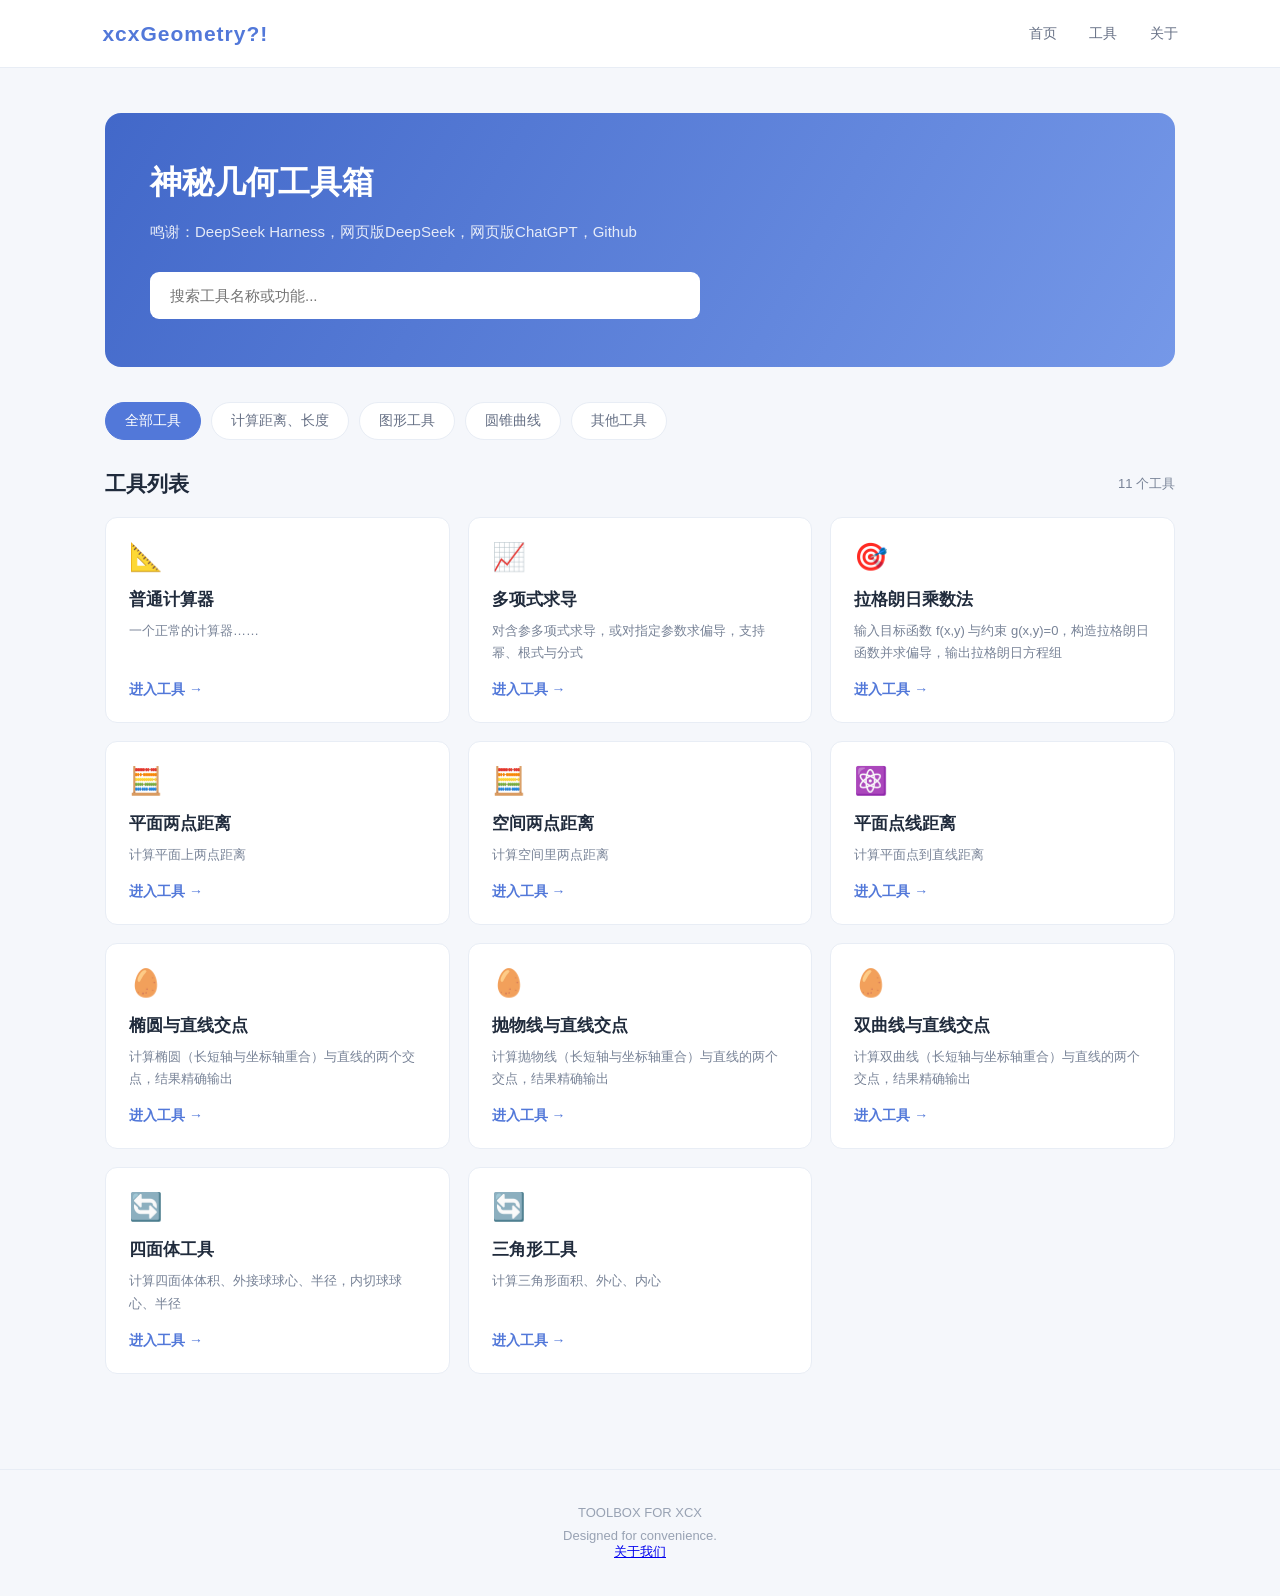
<file: index.html>
<!DOCTYPE html>
<html lang="zh-CN">
<head>
<meta charset="UTF-8">
<meta name="viewport" content="width=device-width, initial-scale=1.0">
<title>Toolbox for xcx</title>

<style>
    
* {
    box-sizing: border-box;
    margin: 0;
    padding: 0;
}

:root {
    --bg: #f5f7fb;
    --card: #ffffff;
    --text: #202b3c;
    --sub: #788397;
    --primary: #5278d9;
    --border: #e8edf5;
}

body {
    font-family: -apple-system, BlinkMacSystemFont,
    "Segoe UI", "Microsoft YaHei", sans-serif;
    background: var(--bg);
    color: var(--text);
}

/* 顶部导航 */

header {
    height: 68px;
    background: white;
    border-bottom: 1px solid var(--border);
    display: flex;
    align-items: center;
    justify-content: space-between;
    padding: 0 8%;
}

.logo {
    font-size: 21px;
    font-weight: 700;
    color: var(--primary);
    letter-spacing: 1px;
}

nav a {
    text-decoration: none;
    color: #667085;
    margin-left: 28px;
    font-size: 14px;
}

nav a:hover {
    color: var(--primary);
}

/* 主体 */

.container {
    max-width: 1120px;
    margin: auto;
    padding: 45px 25px;
}

/* 欢迎区域 */

.hero {
    background: linear-gradient(120deg, #4268c9, #7598e8);
    color: white;
    padding: 48px 45px;
    border-radius: 16px;
    margin-bottom: 35px;
}

.hero h1 {
    font-size: 32px;
    margin-bottom: 13px;
}

.hero p {
    font-size: 15px;
    opacity: .85;
    line-height: 1.8;
}

/* 搜索框 */

.search-box {
    margin-top: 27px;
    max-width: 550px;
}

.search-box input {
    width: 100%;
    padding: 15px 20px;
    border: none;
    border-radius: 9px;
    outline: none;
    font-size: 15px;
    background: white;
}

/* 分类导航 */

.categories {
    display: flex;
    flex-wrap: wrap;
    gap: 10px;
    margin-bottom: 30px;
}

.category {
    border: 1px solid var(--border);
    background: white;
    padding: 9px 19px;
    border-radius: 20px;
    cursor: pointer;
    color: #667085;
    font-size: 14px;
    transition: .2s;
}

.category:hover,
.category.active {
    background: var(--primary);
    color: white;
    border-color: var(--primary);
}

/* 标题 */

.section-title {
    display: flex;
    align-items: center;
    justify-content: space-between;
    margin-bottom: 19px;
}

.section-title h2 {
    font-size: 21px;
}

.section-title span {
    color: var(--sub);
    font-size: 13px;
}

/* 工具卡片 */

.tools-grid {
    display: grid;
    grid-template-columns: repeat(3, 1fr);
    gap: 18px;
}

.tool-card {
    background: var(--card);
    border: 1px solid var(--border);
    border-radius: 12px;
    padding: 23px;
    transition: .2s;
    display: flex;
    flex-direction: column;
    min-height: 175px;
}

.tool-card:hover {
    transform: translateY(-4px);
    box-shadow: 0 8px 25px rgba(40,60,100,.08);
    border-color: #b9c9ef;
}

.tool-icon {
    font-size: 27px;
    margin-bottom: 15px;
}

.tool-card h3 {
    font-size: 17px;
    margin-bottom: 9px;
}

.tool-card p {
    font-size: 13px;
    color: var(--sub);
    line-height: 1.7;
    flex: 1;
}

.tool-card a {
    display: inline-block;
    margin-top: 17px;
    color: var(--primary);
    text-decoration: none;
    font-size: 14px;
    font-weight: 600;
}

.tool-card a:hover {
    text-decoration: underline;
}

.empty {
    text-align: center;
    padding: 50px;
    color: var(--sub);
    display: none;
}

/* 页脚 */

footer {
    text-align: center;
    padding: 35px 15px;
    color: #98a2b3;
    font-size: 13px;
    margin-top: 50px;
    border-top: 1px solid var(--border);
}

/* 手机适配 */

@media (max-width: 750px) {
    header {
        padding: 0 5%;
    }

    .container {
        padding: 25px 17px;
    }

    .hero {
        padding: 35px 25px;
    }

    .hero h1 {
        font-size: 26px;
    }

    .tools-grid {
        grid-template-columns: repeat(2, 1fr);
        gap: 12px;
    }

    .tool-card {
        padding: 17px;
    }
}

@media (max-width: 430px) {
    .tools-grid {
        grid-template-columns: 1fr;
    }

    nav a {
        margin-left: 12px;
        font-size: 13px;
    }
}
</style>
</head>

<body>

<!-- 顶部导航 -->

<header>
    <div class="logo">xcxGeometry?!</div>
    <nav>
        <a href="index.html">首页</a>
        <a href="#tools">工具</a>
        <a href="#about">关于</a>
    </nav>
</header>

<main class="container">

    <!-- 欢迎区域 -->

    <section class="hero">
        <h1>神秘几何工具箱</h1>
        <p>
            鸣谢：DeepSeek Harness，网页版DeepSeek，网页版ChatGPT，Github
        </p>

        <div class="search-box">
            <input
                type="text"
                id="search"
                placeholder="搜索工具名称或功能..."
            >
        </div>
    </section>

    <!-- 分类 -->

    <div class="categories">
        <button class="category active" data-category="全部">全部工具</button>
        <button class="category" data-category="距离">计算距离、长度</button>
        <button class="category" data-category="图形">图形工具</button>
        <button class="category" data-category="圆锥曲线">圆锥曲线</button>
        <button class="category" data-category="其他">其他工具</button>
    </div>

    <!-- 工具列表 -->

    <section id="tools">

        <div class="section-title">
            <h2>工具列表</h2>
            <span id="count">0 个工具</span>
        </div>

        <div class="tools-grid" id="toolGrid"></div>

        <div class="empty" id="empty">
            没有找到相关工具
        </div>

    </section>

</main>

<footer id="about">
    <p>TOOLBOX FOR XCX</p>
    <p style="margin-top:8px">
        Designed for convenience.
    </p>
    <p><a href = "https://novacyclone.github.io/NovacyclonePersonalGateway/">关于我们</a></p>
</footer>

<script>

// ==================================
// 工具配置区：在这里添加或修改工具
// ==================================

const tools = [

    {
        name: "普通计算器",
        icon: "📐",
        category: "其他",
        description: "一个正常的计算器……",
        url: "monomial.html"
    },

    {
        name: "多项式求导",
        icon: "📈",
        category: "其他",
        description: "对含参多项式求导，或对指定参数求偏导，支持幂、根式与分式",
        url: "derivative.html"
    },

    {
        name: "拉格朗日乘数法",
        icon: "🎯",
        category: "其他",
        description: "输入目标函数 f(x,y) 与约束 g(x,y)=0，构造拉格朗日函数并求偏导，输出拉格朗日方程组",
        url: "lagrange.html"
    },

    {
        name: "平面两点距离",
        icon: "🧮",
        category: "距离",
        description: "计算平面上两点距离",
        url: "distance2.html"
    },

    {
        name: "空间两点距离",
        icon: "🧮",
        category: "距离",
        description: "计算空间里两点距离",
        url: "distance3.html"
    },

    {
        name: "平面点线距离",
        icon: "⚛️",
        category: "距离",
        description: "计算平面点到直线距离",
        url: "linedistance2.html"
    },

    {
        name: "椭圆与直线交点",
        icon: "🥚",
        category: "圆锥曲线",
        description: "计算椭圆（长短轴与坐标轴重合）与直线的两个交点，结果精确输出",
        url: "ellipseline.html"
    },

    {
        name: "抛物线与直线交点",
        icon: "🥚",
        category: "圆锥曲线",
        description: "计算抛物线（长短轴与坐标轴重合）与直线的两个交点，结果精确输出",
        url: "paraline.html"
    },

    {
        name: "双曲线与直线交点",
        icon: "🥚",
        category: "圆锥曲线",
        description: "计算双曲线（长短轴与坐标轴重合）与直线的两个交点，结果精确输出",
        url: "hyperline.html"
    },

    {
        name: "四面体工具",
        icon: "🔄",
        category: "图形",
        description: "计算四面体体积、外接球球心、半径，内切球球心、半径",
        url: "tetrahedron.html"
    },
    

    {
        name: "三角形工具",
        icon: "🔄",
        category: "图形",
        description: "计算三角形面积、外心、内心",
        url: "triangle.html"
    }

];

// ==================================
// 页面渲染
// ==================================

const grid = document.getElementById("toolGrid");
const search = document.getElementById("search");
const count = document.getElementById("count");
const empty = document.getElementById("empty");

let currentCategory = "全部";

function renderTools() {

    const keyword = search.value.trim().toLowerCase();

    const filtered = tools.filter(tool => {

        const matchCategory =
            currentCategory === "全部" ||
            tool.category === currentCategory;

        const matchSearch =
            tool.name.toLowerCase().includes(keyword) ||
            tool.description.toLowerCase().includes(keyword) ||
            tool.category.toLowerCase().includes(keyword);

        return matchCategory && matchSearch;

    });

    grid.innerHTML = filtered.map(tool => `

        <div class="tool-card">

            <div class="tool-icon">${tool.icon}</div>

            <h3>${tool.name}</h3>

            <p>${tool.description}</p>

            <a href="${tool.url}">
                进入工具 →
            </a>

        </div>

    `).join("");

    count.textContent = filtered.length + " 个工具";

    empty.style.display =
        filtered.length === 0 ? "block" : "none";
}

// 搜索

search.addEventListener("input", renderTools);

// 分类切换

document.querySelectorAll(".category").forEach(button => {

    button.addEventListener("click", () => {

        document.querySelector(".category.active")
            .classList.remove("active");

        button.classList.add("active");

        currentCategory = button.dataset.category;

        renderTools();

    });

});

// 初始化

renderTools();

</script>

</body>
</html>
</file>
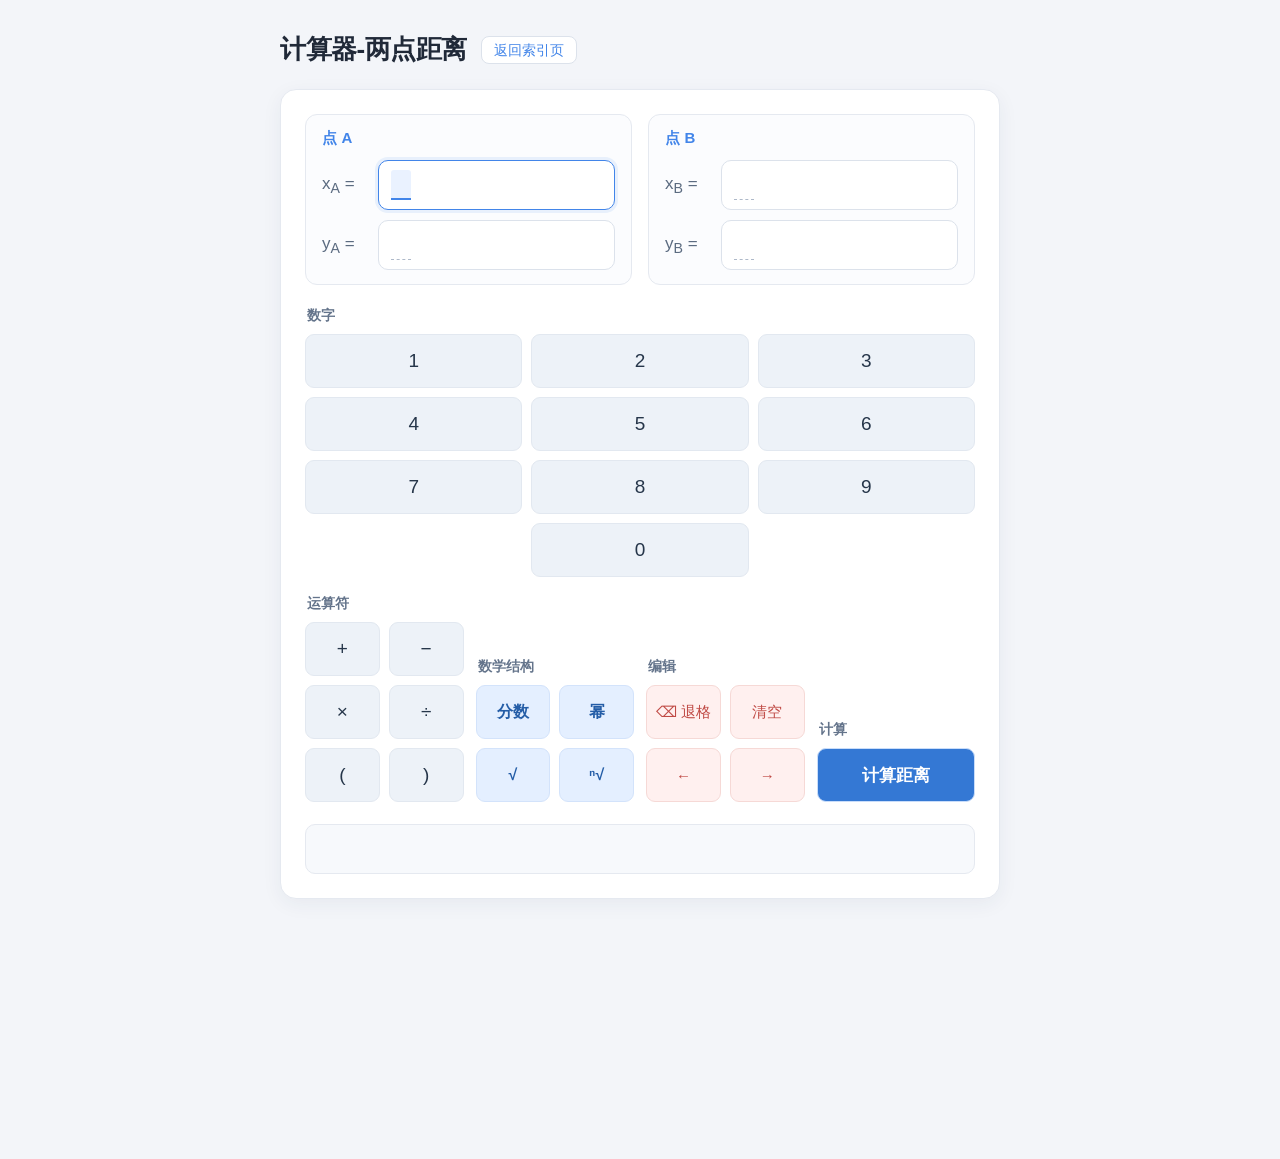
<file: distance2.html>
<!DOCTYPE html>
<html>
<head>
  <title>两点距离计算器</title>
  <link rel="stylesheet" href="./document/keypad.css">
  <style>
    * { box-sizing: border-box; }

    body {
      font-family: -apple-system, BlinkMacSystemFont, "Segoe UI", Arial, sans-serif;
      max-width: 760px; margin: 0 auto; padding: 32px 20px 260px;
      background: #f3f5f9; color: #202938;
    }

    .page-header { display: flex; align-items: center; gap: 14px; margin: 0 0 22px; }
    .page-header h1 { font-size: 26px; font-weight: 650; margin: 0; letter-spacing: -0.5px; }

    .back-link {
      display: inline-flex; align-items: center; gap: 4px;
      padding: 6px 12px; font-size: 14px; line-height: 1;
      color: #4285e9; background: #ffffff; border: 1px solid #dce2eb;
      border-radius: 8px; text-decoration: none; white-space: nowrap;
      transition: background 0.2s, border-color 0.2s, transform 0.1s;
    }
    .back-link:hover { background: #eaf2ff; border-color: #4285e9; }
    .back-link:active { transform: translateY(1px); }

    #calculator {
      background: #ffffff; padding: 24px; border-radius: 16px;
      border: 1px solid #e5e9f0; box-shadow: 0 5px 20px rgba(30, 50, 80, 0.06);
    }

    /* ---------- 坐标输入区 ---------- */
    .points {
      display: grid; grid-template-columns: 1fr 1fr; gap: 16px;
    }
    .point-card {
      border: 1px solid #e5e9f0; border-radius: 12px;
      padding: 14px 16px; background: #fbfcfe;
    }
    .point-name {
      font-size: 15px; font-weight: 650; color: #4285e9;
      margin-bottom: 12px; letter-spacing: 0.2px;
    }
    .coord-line { display: flex; align-items: center; gap: 10px; }
    .coord-line + .coord-line { margin-top: 10px; }
    .coord-label {
      font-size: 17px; color: #5b6b80; min-width: 46px;
      white-space: nowrap; flex: 0 0 auto;
    }

    /* ---------- 公式编辑器 ---------- */
    .formula-editor {
      min-height: 100px; padding: 18px; background: #fbfcfe;
      border: 1.5px solid #dce2eb; border-radius: 10px;
      font-size: 24px; display: flex; align-items: center; flex-wrap: wrap;
      gap: 4px; overflow-x: auto; transition: border-color 0.2s, box-shadow 0.2s;
    }
    .formula-editor:focus-within {
      border-color: #4285e9; box-shadow: 0 0 0 3px rgba(66, 133, 233, 0.10);
    }
    .formula-editor.mini {
      flex: 1 1 auto; min-width: 0;
      min-height: 50px; padding: 7px 12px; font-size: 21px;
      background: #ffffff;
    }

    .slot {
      min-width: 20px; min-height: 30px; display: inline-block; outline: none;
      border-bottom: 1px dashed #aeb9c9; padding: 0 4px;
      vertical-align: middle; line-height: 28px; white-space: nowrap;
    }
    .slot:focus { background: #eaf2ff; border-bottom: 2px solid #4285e9; border-radius: 3px 3px 0 0; }

    .formula-node { display: inline-flex; align-items: center; vertical-align: middle; flex: 0 0 auto; }

    .fraction {
      display: inline-grid; grid-template-columns: minmax(24px, max-content);
      grid-template-rows: auto 2px auto; align-items: center; justify-items: stretch;
      vertical-align: middle; margin: 2px 4px; min-width: 30px; width: max-content; flex: 0 0 auto;
    }
    .fraction .numerator-wrap, .fraction .denominator-wrap {
      display: inline-flex; align-items: center; justify-content: center;
      gap: 2px; min-width: 24px; min-height: 28px; white-space: nowrap;
    }
    .fraction .numerator, .fraction .denominator {
      display: inline-block; min-width: 24px; min-height: 28px;
      padding: 2px 6px; text-align: center; line-height: 26px;
      white-space: nowrap; border-bottom: none;
    }
    .fraction .bar { display: block; width: 100%; min-width: 24px; height: 1.5px; background: #26364a; }

    .sqrt, .root { display: inline-flex; align-items: center; vertical-align: middle; flex: 0 0 auto; }
    .sqrt-symbol { font-size: 1.15em; line-height: 1; }
    .sqrt > .radicand, .root > .radicand {
      display: inline-block; min-width: 24px; padding: 2px 5px 0;
      white-space: nowrap; border-top: 1.5px solid currentColor; border-radius: 0 4px 0 0;
    }
    .root > .root-index { margin-right: 1px; font-size: 0.7em; line-height: 1; }

    /* ---------- 结果区 ---------- */
    #result {
      margin-top: 22px; padding: 16px; min-height: 50px; background: #f7f9fc;
      border: 1px solid #e5e9f0; border-radius: 10px;
      font-size: 24px; overflow-x: auto;
      display: flex; align-items: center; flex-wrap: wrap; gap: 4px;
    }
    .result-label { font-size: 18px; color: #5b6b80; margin-right: 4px; }
    .result-hint { font-size: 14px; color: #9aa7b8; margin-left: 10px; }

    .power { display: inline-flex; align-items: baseline; flex: 0 0 auto; }
    .render-power { display: inline-flex; align-items: baseline; flex: 0 0 auto; }
    .render-exp { font-size: 0.7em; }
    .render-fraction {
      display: inline-grid; grid-template-columns: minmax(24px, max-content);
      grid-template-rows: auto 2px auto; align-items: center; justify-items: stretch;
      vertical-align: middle; margin: 2px 4px; width: max-content;
    }
    .render-num, .render-den {
      display: block; min-width: 24px; text-align: center;
      padding: 2px 6px; line-height: 1.4; white-space: nowrap;
    }
    .render-bar { display: block; width: 100%; height: 1.5px; background: currentColor; }
    .render-sqrt, .render-root { display: inline-flex; align-items: center; vertical-align: middle; flex: 0 0 auto; }
    .render-radicand {
      display: inline-block; min-width: 20px; border-top: 1.5px solid currentColor;
      border-radius: 0 4px 0 0; padding: 2px 5px 0; white-space: nowrap;
    }
    .render-index { font-size: 0.7em; line-height: 1; margin-right: 1px; }

    @media (max-width: 560px) {
      .points { grid-template-columns: 1fr; }
    }
  </style>
</head>
<body>
  <div class="page-header">
    <h1>计算器-两点距离</h1>
    <a href="index.html" class="back-link">返回索引页</a>
  </div>

  <div id="calculator">
    <div class="points">
      <div class="point-card">
        <div class="point-name">点 A</div>
        <div class="coord-line">
          <span class="coord-label">x<sub>A</sub> =</span>
          <div class="formula-editor mini" data-editor="ax">
            <span class="slot" contenteditable="true"></span>
          </div>
        </div>
        <div class="coord-line">
          <span class="coord-label">y<sub>A</sub> =</span>
          <div class="formula-editor mini" data-editor="ay">
            <span class="slot" contenteditable="true"></span>
          </div>
        </div>
      </div>

      <div class="point-card">
        <div class="point-name">点 B</div>
        <div class="coord-line">
          <span class="coord-label">x<sub>B</sub> =</span>
          <div class="formula-editor mini" data-editor="bx">
            <span class="slot" contenteditable="true"></span>
          </div>
        </div>
        <div class="coord-line">
          <span class="coord-label">y<sub>B</sub> =</span>
          <div class="formula-editor mini" data-editor="by">
            <span class="slot" contenteditable="true"></span>
          </div>
        </div>
      </div>
    </div>

    <div id="keypad" class="keypad">
      <div class="key-group">
        <div class="key-title">数字</div>
        <div class="key-grid number-grid">
          <span class="btn" data-key="1">1</span>
          <span class="btn" data-key="2">2</span>
          <span class="btn" data-key="3">3</span>
          <span class="btn" data-key="4">4</span>
          <span class="btn" data-key="5">5</span>
          <span class="btn" data-key="6">6</span>
          <span class="btn" data-key="7">7</span>
          <span class="btn" data-key="8">8</span>
          <span class="btn" data-key="9">9</span>
          <span class="btn zero-key" data-key="0">0</span>
        </div>
      </div>
      <div class="control-row">
        <div class="key-group">
          <div class="key-title">运算符</div>
          <div class="key-grid operator-grid">
            <span class="btn" data-key="+">+</span>
            <span class="btn" data-key="-">−</span>
            <span class="btn" data-key="*">×</span>
            <span class="btn" data-key="/">÷</span>
            <span class="btn" data-key="(">(</span>
            <span class="btn" data-key=")">)</span>
          </div>
        </div>
        <div class="key-group">
          <div class="key-title">数学结构</div>
          <div class="key-grid structure-grid">
            <span class="btn" data-action="frac">分数</span>
            <span class="btn" data-action="pow">幂</span>
            <span class="btn" data-action="sqrt">√</span>
            <span class="btn" data-action="root">ⁿ√</span>
          </div>
        </div>
        <div class="key-group">
          <div class="key-title">编辑</div>
          <div class="key-grid edit-grid">
            <span class="btn" data-action="backspace">⌫ 退格</span>
            <span class="btn" data-action="clear">清空</span>
            <span class="btn cursor-btn" data-action="cursor-left">←</span>
            <span class="btn cursor-btn" data-action="cursor-right">→</span>
          </div>
        </div>
        <div class="key-group simplify-group">
          <div class="key-title">计算</div>
          <button id="simplify-btn">计算距离</button>
        </div>
      </div>
    </div>

    <div id="result"></div>
  </div>

  <script src="./document/monomial.js"></script>
  <script>
    // ==================== 公式编辑器逻辑 ====================
    let currentSlot = null;
    let savedRange = null;

    // 找到某个节点所属的编辑框
    function editorOf(node) {
      if (!node) return null;
      const el = (node.nodeType === Node.ELEMENT_NODE) ? node : node.parentElement;
      return el ? el.closest('.formula-editor') : null;
    }

    function saveEditorSelection() {
      const sel = window.getSelection();
      if (!sel || sel.rangeCount === 0) return;
      const range = sel.getRangeAt(0);
      if (editorOf(range.commonAncestorContainer)) {
        savedRange = range.cloneRange();
      }
    }

    function getActiveSlot() {
      const ae = document.activeElement;
      if (ae && ae.classList && ae.classList.contains('slot') && document.contains(ae)) {
        currentSlot = ae;
        return currentSlot;
      }
      if (currentSlot && document.contains(currentSlot)) return currentSlot;
      currentSlot = document.querySelector('.formula-editor .slot');
      return currentSlot;
    }

    function placeCaret(el, atEnd) {
      if (!el) return;
      el.focus();
      const range = document.createRange();
      range.selectNodeContents(el);
      range.collapse(!atEnd);
      const sel = window.getSelection();
      sel.removeAllRanges();
      sel.addRange(range);
      currentSlot = el;
      savedRange = range.cloneRange();
    }

    function placeCaretAtEnd(el) { placeCaret(el, true); }
    function placeCaretAtStart(el) { placeCaret(el, false); }

    function isCaretAtStart(slot) {
      const sel = window.getSelection();
      if (!sel || sel.rangeCount === 0 || !sel.isCollapsed) return false;
      const r = sel.getRangeAt(0);
      if (!slot.contains(r.startContainer)) return false;
      const probe = document.createRange();
      probe.selectNodeContents(slot);
      try { probe.setEnd(r.startContainer, r.startOffset); }
      catch (err) { return false; }
      return probe.toString().length === 0;
    }

    function isCaretAtEnd(slot) {
      const sel = window.getSelection();
      if (!sel || sel.rangeCount === 0 || !sel.isCollapsed) return false;
      const r = sel.getRangeAt(0);
      if (!slot.contains(r.startContainer)) return false;
      const probe = document.createRange();
      probe.selectNodeContents(slot);
      try { probe.setStart(r.startContainer, r.startOffset); }
      catch (err) { return false; }
      return probe.toString().length === 0;
    }

    function setSlotText(slot, text) {
      if (!slot) return;
      slot.focus();
      const sel = window.getSelection();
      let range = savedRange ? savedRange.cloneRange() : null;
      const isInsideSlot = range &&
        (range.startContainer === slot || slot.contains(range.startContainer)) &&
        (range.endContainer === slot || slot.contains(range.endContainer));
      if (!isInsideSlot) {
        range = document.createRange();
        range.selectNodeContents(slot);
        range.collapse(false);
      }
      range.deleteContents();
      const node = document.createTextNode(text);
      range.insertNode(node);
      range.setStartAfter(node);
      range.collapse(true);
      sel.removeAllRanges();
      sel.addRange(range);
      savedRange = range.cloneRange();
      currentSlot = slot;
    }

    // ==================== 工具函数 ====================
    function createSlot() {
      const s = document.createElement('span');
      s.className = 'slot';
      s.contentEditable = 'true';
      return s;
    }

    // ==================== 焦点跟踪 ====================
    document.addEventListener('focusin', (e) => {
      if (e.target.classList && e.target.classList.contains('slot')) {
        currentSlot = e.target;
      }
    });

    // 点击编辑框空白处，聚焦到第一个槽位
    document.querySelectorAll('.formula-editor').forEach((ed) => {
      ed.addEventListener('click', (e) => {
        if (e.target === ed) {
          const firstSlot = ed.querySelector('.slot');
          if (firstSlot) placeCaretAtEnd(firstSlot);
        }
      });
    });

    document.getElementById('keypad').addEventListener('mousedown', (e) => {
      const btn = e.target.closest('.btn');
      if (!btn) return;
      saveEditorSelection();
      e.preventDefault();
    });

    document.getElementById('keypad').addEventListener('click', (e) => {
      const btn = e.target.closest('.btn');
      if (!btn) return;
      if (btn.dataset.key !== undefined) {
        insertText(btn.dataset.key);
      } else if (btn.dataset.action === 'frac') {
        insertFraction();
      } else if (btn.dataset.action === 'pow') {
        insertPower();
      } else if (btn.dataset.action === 'sqrt') {
        insertSqrt();
      } else if (btn.dataset.action === 'root') {
        insertRoot();
      } else if (btn.dataset.action === 'backspace') {
        backspace();
      } else if (btn.dataset.action === 'clear') {
        clearEditor();
      } else if (btn.dataset.action === 'cursor-left') {
        moveCaret('left');
      } else if (btn.dataset.action === 'cursor-right') {
        moveCaret('right');
      }
    });

    // ==================== 输入文本 ====================
    function insertText(text) {
      const slot = getActiveSlot();
      if (!slot) return;
      setSlotText(slot, text);
    }

    // ==================== 数学结构插入（通用） ====================
    function insertStructure(opts) {
      const slot = getActiveSlot();
      if (!slot) return;

      const wrapper = document.createElement('span');
      wrapper.className = 'formula-node';
      wrapper.contentEditable = 'false';
      wrapper.innerHTML = opts.html;

      const focusSlot = wrapper.querySelector(opts.focusSelector);

      const afterSlot = createSlot();
      slot.parentNode.insertBefore(wrapper, slot.nextSibling);
      slot.parentNode.insertBefore(afterSlot, wrapper.nextSibling);

      placeCaretAtEnd(focusSlot);
    }

    function insertFraction() {
      insertStructure({
        html: `
          <span class="fraction">
            <span class="numerator-wrap"><span class="slot numerator" contenteditable="true"></span></span>
            <span class="bar"></span>
            <span class="denominator-wrap"><span class="slot denominator" contenteditable="true"></span></span>
          </span>
        `,
        focusSelector: '.numerator'
      });
    }

    function insertPower() {
      insertStructure({
        html: `
          <span class="power">
            <span class="slot base" contenteditable="true"></span>
            <sup class="slot exponent" contenteditable="true"></sup>
          </span>
        `,
        focusSelector: '.exponent'
      });
    }

    function insertSqrt() {
      insertStructure({
        html: `
          <span class="sqrt">
            <span class="sqrt-symbol">√</span>
            <span class="slot radicand" contenteditable="true"></span>
          </span>
        `,
        focusSelector: '.radicand'
      });
    }

    function insertRoot() {
      insertStructure({
        html: `
          <span class="root">
            <sup class="slot root-index" contenteditable="true"></sup>
            <span class="sqrt-symbol">√</span>
            <span class="slot radicand" contenteditable="true"></span>
          </span>
        `,
        focusSelector: '.root-index'
      });
    }

    // ==================== 退格 ====================
    function slotIsEmpty(slot) {
      return slot.textContent.trim() === '' && !slot.querySelector('.formula-node');
    }

    function removeStructure(wrapper) {
      const parent = wrapper.parentNode;
      const next = wrapper.nextElementSibling;
      wrapper.remove();
      if (next && next.classList && next.classList.contains('slot')) {
        placeCaretAtStart(next);
      } else if (parent && parent.classList && parent.classList.contains('slot')) {
        placeCaretAtEnd(parent);
      } else if (parent && parent.querySelector) {
        const s = parent.querySelector('.slot');
        if (s) placeCaretAtEnd(s);
      }
      saveEditorSelection();
    }

    function backspace() {
      const slot = getActiveSlot();
      if (!slot) return;
      slot.focus();

      if (slotIsEmpty(slot)) {
        const wrapper = slot.closest('.formula-node');
        if (wrapper) {
          removeStructure(wrapper);
          return;
        }
        return;
      }

      const sel = window.getSelection();
      if (!sel || sel.rangeCount === 0) {
        placeCaretAtEnd(slot);
      }
      document.execCommand('delete');
      saveEditorSelection();
    }

    // 只清空当前所在的那个编辑框
    function clearEditor() {
      const slot = getActiveSlot();
      const editor = slot ? slot.closest('.formula-editor') : null;
      if (!editor) return;
      editor.innerHTML = '<span class="slot" contenteditable="true"></span>';
      currentSlot = editor.querySelector('.slot');
      placeCaretAtEnd(currentSlot);
    }

    // ==================== 隐式乘法判定 ====================
    function isStructureNode(node) {
      if (!node || node.nodeType !== Node.ELEMENT_NODE) return false;
      const cls = node.classList;
      if (cls.contains('fraction') || cls.contains('sqrt') ||
          cls.contains('root') || cls.contains('power')) return true;
      if (cls.contains('formula-node')) {
        return Array.from(node.children).some(c => isStructureNode(c));
      }
      return false;
    }

    function shouldInsertMul(leftText, rightText, leftIsStruct, rightIsStruct) {
      if (!leftText || !rightText) return false;
      const leftLast = leftText[leftText.length - 1];
      const rightFirst = rightText[0];
      const isDigit = c => c >= '0' && c <= '9';
      const isLetter = c => /[a-zA-Z]/.test(c);

      const leftOk = leftIsStruct || isDigit(leftLast) || isLetter(leftLast) || leftLast === ')';
      if (!leftOk) return false;

      const rightOk = rightIsStruct || isDigit(rightFirst) || isLetter(rightFirst) ||
                      rightFirst === '(' || rightFirst === '√';
      if (!rightOk) return false;

      if (!leftIsStruct && !rightIsStruct && isDigit(leftLast) && isDigit(rightFirst)) {
        return false;
      }

      return true;
    }

    // ==================== 导出公式（带隐式乘法） ====================
    function exportFormula(node) {
      if (!node) return '';
      if (node.nodeType === Node.TEXT_NODE) {
        return node.textContent;
      }
      if (node.nodeType !== Node.ELEMENT_NODE) {
        return '';
      }
      if (node.classList.contains('slot')) {
        return exportChildrenWithMul(node.childNodes).trim();
      }
      if (node.classList.contains('fraction')) {
        const children = Array.from(node.children);
        const barIndex = children.findIndex(child => child.classList.contains('bar'));
        if (barIndex === -1) return '';
        const num = exportChildrenWithMul(children.slice(0, barIndex));
        const den = exportChildrenWithMul(children.slice(barIndex + 1));
        return Monomial.formatFraction(num, den);
      }
      if (node.classList.contains('power')) {
        const children = Array.from(node.children);
        const expNode = children.find(child => child.classList.contains('exponent'));
        const baseNodes = children.filter(child => child !== expNode);
        const base = exportChildrenWithMul(baseNodes);
        const exp = exportFormula(expNode);
        return Monomial.formatPower(base, exp);
      }
      if (node.classList.contains('sqrt')) {
        const children = Array.from(node.children);
        const radicandNodes = children.filter(child => !child.classList.contains('sqrt-symbol'));
        const radicand = exportChildrenWithMul(radicandNodes);
        return Monomial.formatSqrt(radicand);
      }
      if (node.classList.contains('root')) {
        const children = Array.from(node.children);
        const symbolIndex = children.findIndex(child => child.classList.contains('sqrt-symbol'));
        if (symbolIndex === -1) return '';
        const index = exportChildrenWithMul(children.slice(0, symbolIndex));
        const radicand = exportChildrenWithMul(children.slice(symbolIndex + 1));
        return Monomial.formatRoot(index, radicand);
      }
      return exportChildrenWithMul(node.childNodes);
    }

    function exportChildrenWithMul(nodes) {
      let result = '';
      let prevIsStruct = false;
      for (const child of nodes) {
        const text = exportFormula(child);
        if (!text) continue;
        const curIsStruct = isStructureNode(child);
        if (result && shouldInsertMul(result, text, prevIsStruct, curIsStruct)) {
          result += '*';
        }
        result += text;
        prevIsStruct = curIsStruct;
      }
      return result;
    }

    // ==================== 输出公式渲染 ====================
    function renderFormula(expr) {
      expr = (expr || '').trim();
      if (!expr) return document.createTextNode('');

      const addSub = Monomial.splitTopLevel(expr, ['+', '-']);
      if (addSub.length > 1) {
        const frag = document.createDocumentFragment();
        for (const part of addSub) {
          if (part.op === '+') frag.appendChild(document.createTextNode(' + '));
          else if (part.op === '-') frag.appendChild(document.createTextNode(' − '));
          frag.appendChild(renderFormula(part.value));
        }
        return frag;
      }

      if (expr.startsWith('-')) {
        const frag = document.createDocumentFragment();
        frag.appendChild(document.createTextNode('−'));
        frag.appendChild(renderFormula(expr.substring(1).trim()));
        return frag;
      }

      const ast = Monomial.parseValueString(expr);

      switch (ast.type) {
        case 'fraction': {
          if (ast.denominator === '1') return renderFormula(ast.numerator);
          const frac = document.createElement('span');
          frac.className = 'render-fraction';
          const num = document.createElement('span');
          num.className = 'render-num';
          num.appendChild(renderFormula(ast.numerator));
          const bar = document.createElement('span');
          bar.className = 'render-bar';
          const den = document.createElement('span');
          den.className = 'render-den';
          den.appendChild(renderFormula(ast.denominator));
          frac.appendChild(num);
          frac.appendChild(bar);
          frac.appendChild(den);
          return frac;
        }
        case 'power': {
          const power = document.createElement('span');
          power.className = 'render-power';
          const base = document.createElement('span');
          base.className = 'render-base';
          base.appendChild(renderFormula(ast.base));
          const exp = document.createElement('sup');
          exp.className = 'render-exp';
          exp.appendChild(renderFormula(ast.exponent));
          power.appendChild(base);
          power.appendChild(exp);
          return power;
        }
        case 'radical': {
          const wrap = document.createElement('span');
          wrap.className = 'render-root';
          if (ast.coef === -1) {
            wrap.appendChild(document.createTextNode('-'));
          } else if (ast.coef !== 1) {
            const coefSpan = document.createElement('span');
            coefSpan.textContent = ast.coef;
            wrap.appendChild(coefSpan);
          }
          if (ast.index !== 2) {
            const idx = document.createElement('sup');
            idx.className = 'render-index';
            idx.textContent = ast.index;
            wrap.appendChild(idx);
          }
          wrap.appendChild(document.createTextNode('√'));
          const rad = document.createElement('span');
          rad.className = 'render-radicand';
          rad.appendChild(renderFormula(ast.radicand));
          wrap.appendChild(rad);
          return wrap;
        }
        case 'sqrt': {
          const sqrt = document.createElement('span');
          sqrt.className = 'render-sqrt';
          sqrt.appendChild(document.createTextNode('√'));
          const radicand = document.createElement('span');
          radicand.className = 'render-radicand';
          radicand.appendChild(renderFormula(ast.radicand));
          sqrt.appendChild(radicand);
          return sqrt;
        }
        case 'root': {
          const root = document.createElement('span');
          root.className = 'render-root';
          const index = document.createElement('sup');
          index.className = 'render-index';
          index.appendChild(renderFormula(ast.index));
          root.appendChild(index);
          root.appendChild(document.createTextNode('√'));
          const radicand = document.createElement('span');
          radicand.className = 'render-radicand';
          radicand.appendChild(renderFormula(ast.radicand));
          root.appendChild(radicand);
          return root;
        }
        default:
          return document.createTextNode(ast.value);
      }
    }

    function safeRender(expr) {
      try {
        return renderFormula(expr);
      } catch (err) {
        console.error(err);
        const span = document.createElement('span');
        span.textContent = expr;
        return span;
      }
    }

    // ==================== 读取四个输入框 ====================
    function getEditor(name) {
      return document.querySelector('.formula-editor[data-editor="' + name + '"]');
    }

    function readCoord(name) {
      const ed = getEditor(name);
      if (!ed) return '';
      return exportFormula(ed).trim();
    }

    // 把一段表达式化简成规范字符串；空输入按 0 处理
    function normalizeExpr(expr) {
      const s = (expr || '').trim();
      if (!s) return '0';
      try {
        const r = Monomial.simplifyExpression(s);
        const rs = (r === undefined || r === null) ? '' : String(r).trim();
        return rs || s;
      } catch (err) {
        console.warn('坐标化简失败，按原样使用：', s, err);
        return s;
      }
    }

    // ==================== 计算两点距离 ====================
    function computeDistance() {
      const ax = normalizeExpr(readCoord('ax'));
      const ay = normalizeExpr(readCoord('ay'));
      const bx = normalizeExpr(readCoord('bx'));
      const by = normalizeExpr(readCoord('by'));

      // |AB| = √( (xB-xA)² + (yB-yA)² )
      // 关键修改：不再使用 ^2，而是用显式乘法 d*d。
      // 因为 monomial.js 中的幂运算实现未走自身的乘法逻辑，直接写 ^2 会报错；
      // 用 d*d 可以正确触发 monomial 的乘法与合并同类项流程。
      const dx = `(${bx})-(${ax})`;
      const dy = `(${by})-(${ay})`;
      const radicand = `(${dx})*(${dx})+(${dy})*(${dy})`;

      let resultStr;
      try {
        // 1. 先化简被开方数（两个平方和）
        const sumStr = Monomial.simplifyExpression(radicand);
        // 2. 套上根号
        const sqrtExpr = Monomial.formatSqrt(sumStr);
        // 3. 再化简根式（能开出来的部分开出来）
        resultStr = Monomial.simplifyExpression(sqrtExpr);
        if (!resultStr) resultStr = sqrtExpr;
      } catch (err) {
        console.error(err);
        resultStr = '错误：' + err.message;
      }

      const resultDiv = document.getElementById('result');
      resultDiv.innerHTML = '';

      const label = document.createElement('span');
      label.className = 'result-label';
      label.textContent = '|AB| =';
      resultDiv.appendChild(label);

      resultDiv.appendChild(safeRender(resultStr));
    }

    // ==================== 键盘导航 ====================
    function getAllSlots() {
      const slot = getActiveSlot();
      const editor = slot ? slot.closest('.formula-editor') : null;
      if (!editor) return [];
      return Array.from(editor.querySelectorAll('.slot')).filter(s => s.isContentEditable);
    }

    document.addEventListener('keydown', (e) => {
      if (e.ctrlKey || e.metaKey || e.altKey) return;

      const ae = document.activeElement;
      if (!ae || !ae.classList || !ae.classList.contains('slot')) return;

      const key = e.key;
      if (key !== 'ArrowLeft' && key !== 'ArrowRight' && key !== 'Home' && key !== 'End') return;

      const slot = ae;
      const slots = getAllSlots();
      const idx = slots.indexOf(slot);
      if (idx === -1) return;

      if (key === 'ArrowLeft' && isCaretAtStart(slot)) {
        if (idx > 0) {
          e.preventDefault();
          placeCaretAtEnd(slots[idx - 1]);
        }
      } else if (key === 'ArrowRight' && isCaretAtEnd(slot)) {
        if (idx < slots.length - 1) {
          e.preventDefault();
          placeCaretAtStart(slots[idx + 1]);
        }
      } else if (key === 'Home') {
        e.preventDefault();
        placeCaretAtStart(slots[0]);
      } else if (key === 'End') {
        e.preventDefault();
        placeCaretAtEnd(slots[slots.length - 1]);
      }
    });

    // ==================== 光标移动 ====================
    function moveCaret(direction) {
      const slot = getActiveSlot();
      if (!slot) return;

      slot.focus();

      const sel = window.getSelection();
      if (!sel || sel.rangeCount === 0) {
        placeCaretAtEnd(slot);
        return;
      }

      const slots = getAllSlots();
      const idx = slots.indexOf(slot);

      if (direction === 'left' && isCaretAtStart(slot)) {
        if (idx > 0) placeCaretAtEnd(slots[idx - 1]);
        return;
      }
      if (direction === 'right' && isCaretAtEnd(slot)) {
        if (idx !== -1 && idx < slots.length - 1) placeCaretAtStart(slots[idx + 1]);
        return;
      }

      if (typeof sel.modify === 'function') {
        sel.modify('move', direction === 'left' ? 'backward' : 'forward', 'character');
      } else {
        if (direction === 'left') placeCaretAtStart(slot);
        else placeCaretAtEnd(slot);
      }
      saveEditorSelection();
    }

    // ==================== 初始化 ====================
    window.onload = function () {
      currentSlot = document.querySelector('.formula-editor .slot');
      if (currentSlot) currentSlot.focus();
    };

    document.getElementById('simplify-btn').addEventListener('click', computeDistance);
  </script>
</body>
</html>
</file>
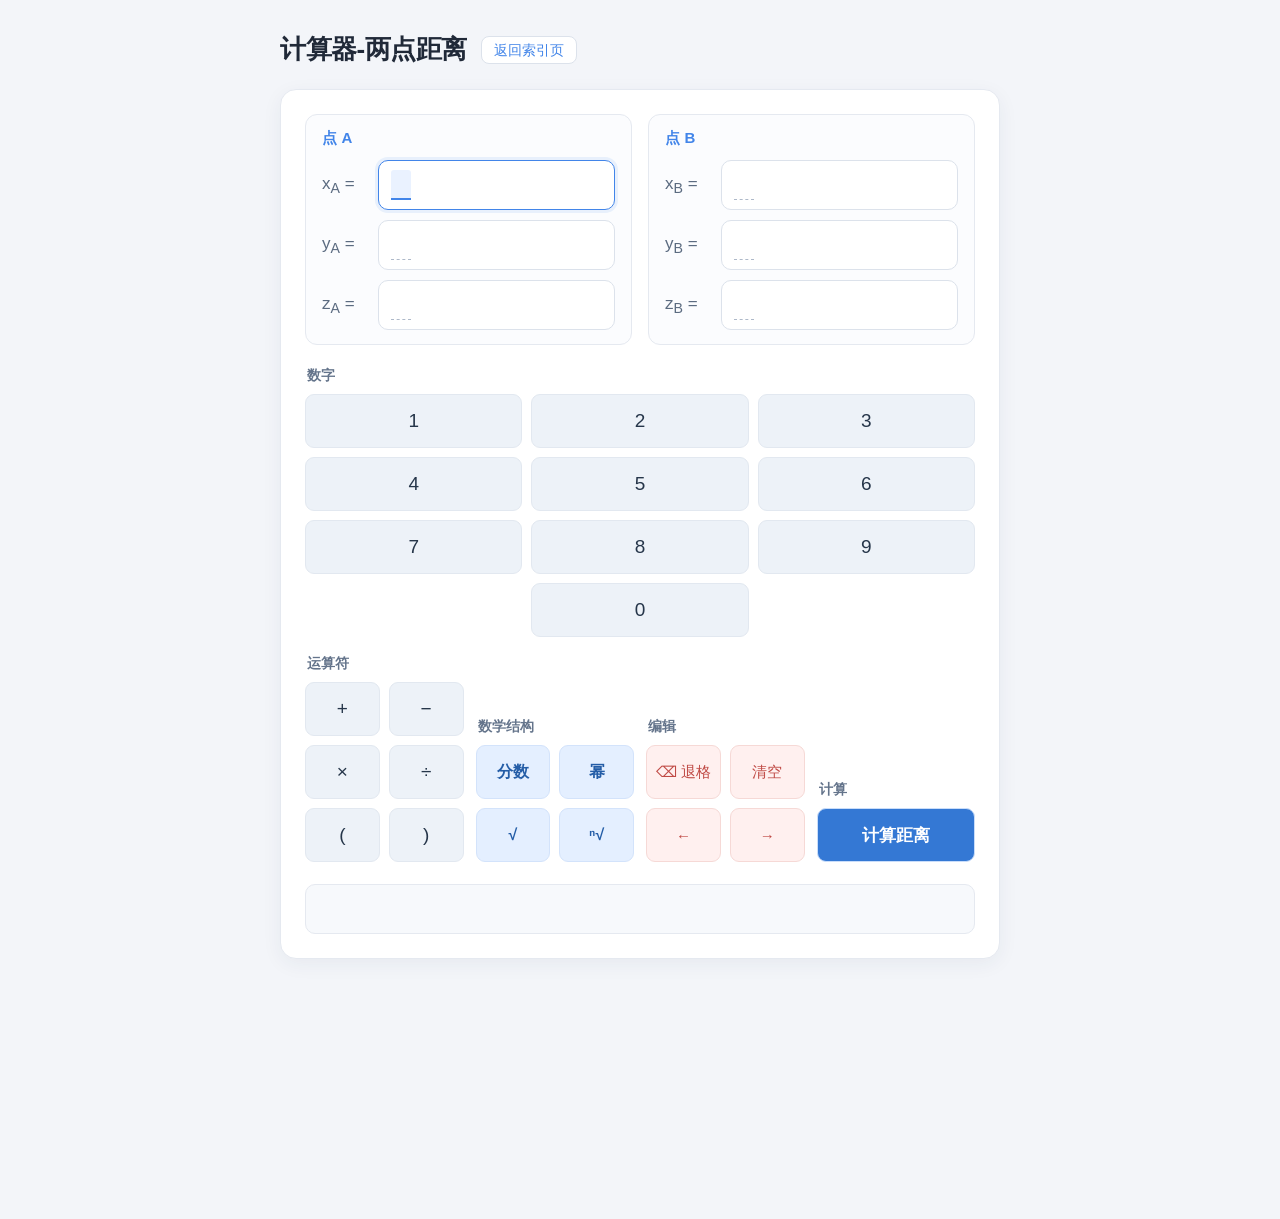
<file: distance3.html>
<!DOCTYPE html>
<html>
<head>
  <title>两点距离计算器</title>
  <link rel="stylesheet" href="./document/keypad.css">
  <style>
    * { box-sizing: border-box; }

    body {
      font-family: -apple-system, BlinkMacSystemFont, "Segoe UI", Arial, sans-serif;
      max-width: 760px; margin: 0 auto; padding: 32px 20px 260px;
      background: #f3f5f9; color: #202938;
    }

    .page-header { display: flex; align-items: center; gap: 14px; margin: 0 0 22px; }
    .page-header h1 { font-size: 26px; font-weight: 650; margin: 0; letter-spacing: -0.5px; }

    .back-link {
      display: inline-flex; align-items: center; gap: 4px;
      padding: 6px 12px; font-size: 14px; line-height: 1;
      color: #4285e9; background: #ffffff; border: 1px solid #dce2eb;
      border-radius: 8px; text-decoration: none; white-space: nowrap;
      transition: background 0.2s, border-color 0.2s, transform 0.1s;
    }
    .back-link:hover { background: #eaf2ff; border-color: #4285e9; }
    .back-link:active { transform: translateY(1px); }

    #calculator {
      background: #ffffff; padding: 24px; border-radius: 16px;
      border: 1px solid #e5e9f0; box-shadow: 0 5px 20px rgba(30, 50, 80, 0.06);
    }

    /* ---------- 坐标输入区 ---------- */
    .points {
      display: grid; grid-template-columns: 1fr 1fr; gap: 16px;
    }
    .point-card {
      border: 1px solid #e5e9f0; border-radius: 12px;
      padding: 14px 16px; background: #fbfcfe;
    }
    .point-name {
      font-size: 15px; font-weight: 650; color: #4285e9;
      margin-bottom: 12px; letter-spacing: 0.2px;
    }
    .coord-line { display: flex; align-items: center; gap: 10px; }
    .coord-line + .coord-line { margin-top: 10px; }
    .coord-label {
      font-size: 17px; color: #5b6b80; min-width: 46px;
      white-space: nowrap; flex: 0 0 auto;
    }

    /* ---------- 公式编辑器 ---------- */
    .formula-editor {
      min-height: 100px; padding: 18px; background: #fbfcfe;
      border: 1.5px solid #dce2eb; border-radius: 10px;
      font-size: 24px; display: flex; align-items: center; flex-wrap: wrap;
      gap: 4px; overflow-x: auto; transition: border-color 0.2s, box-shadow 0.2s;
    }
    .formula-editor:focus-within {
      border-color: #4285e9; box-shadow: 0 0 0 3px rgba(66, 133, 233, 0.10);
    }
    .formula-editor.mini {
      flex: 1 1 auto; min-width: 0;
      min-height: 50px; padding: 7px 12px; font-size: 21px;
      background: #ffffff;
    }

    .slot {
      min-width: 20px; min-height: 30px; display: inline-block; outline: none;
      border-bottom: 1px dashed #aeb9c9; padding: 0 4px;
      vertical-align: middle; line-height: 28px; white-space: nowrap;
    }
    .slot:focus { background: #eaf2ff; border-bottom: 2px solid #4285e9; border-radius: 3px 3px 0 0; }

    .formula-node { display: inline-flex; align-items: center; vertical-align: middle; flex: 0 0 auto; }

    .fraction {
      display: inline-grid; grid-template-columns: minmax(24px, max-content);
      grid-template-rows: auto 2px auto; align-items: center; justify-items: stretch;
      vertical-align: middle; margin: 2px 4px; min-width: 30px; width: max-content; flex: 0 0 auto;
    }
    .fraction .numerator-wrap, .fraction .denominator-wrap {
      display: inline-flex; align-items: center; justify-content: center;
      gap: 2px; min-width: 24px; min-height: 28px; white-space: nowrap;
    }
    .fraction .numerator, .fraction .denominator {
      display: inline-block; min-width: 24px; min-height: 28px;
      padding: 2px 6px; text-align: center; line-height: 26px;
      white-space: nowrap; border-bottom: none;
    }
    .fraction .bar { display: block; width: 100%; min-width: 24px; height: 1.5px; background: #26364a; }

    .sqrt, .root { display: inline-flex; align-items: center; vertical-align: middle; flex: 0 0 auto; }
    .sqrt-symbol { font-size: 1.15em; line-height: 1; }
    .sqrt > .radicand, .root > .radicand {
      display: inline-block; min-width: 24px; padding: 2px 5px 0;
      white-space: nowrap; border-top: 1.5px solid currentColor; border-radius: 0 4px 0 0;
    }
    .root > .root-index { margin-right: 1px; font-size: 0.7em; line-height: 1; }

    /* ---------- 结果区 ---------- */
    #result {
      margin-top: 22px; padding: 16px; min-height: 50px; background: #f7f9fc;
      border: 1px solid #e5e9f0; border-radius: 10px;
      font-size: 24px; overflow-x: auto;
      display: flex; align-items: center; flex-wrap: wrap; gap: 4px;
    }
    .result-label { font-size: 18px; color: #5b6b80; margin-right: 4px; }
    .result-hint { font-size: 14px; color: #9aa7b8; margin-left: 10px; }

    .power { display: inline-flex; align-items: baseline; flex: 0 0 auto; }
    .render-power { display: inline-flex; align-items: baseline; flex: 0 0 auto; }
    .render-exp { font-size: 0.7em; }
    .render-fraction {
      display: inline-grid; grid-template-columns: minmax(24px, max-content);
      grid-template-rows: auto 2px auto; align-items: center; justify-items: stretch;
      vertical-align: middle; margin: 2px 4px; width: max-content;
    }
    .render-num, .render-den {
      display: block; min-width: 24px; text-align: center;
      padding: 2px 6px; line-height: 1.4; white-space: nowrap;
    }
    .render-bar { display: block; width: 100%; height: 1.5px; background: currentColor; }
    .render-sqrt, .render-root { display: inline-flex; align-items: center; vertical-align: middle; flex: 0 0 auto; }
    .render-radicand {
      display: inline-block; min-width: 20px; border-top: 1.5px solid currentColor;
      border-radius: 0 4px 0 0; padding: 2px 5px 0; white-space: nowrap;
    }
    .render-index { font-size: 0.7em; line-height: 1; margin-right: 1px; }

    @media (max-width: 560px) {
      .points { grid-template-columns: 1fr; }
    }
  </style>
</head>
<body>
  <div class="page-header">
    <h1>计算器-两点距离</h1>
    <a href="index.html" class="back-link">返回索引页</a>
  </div>

  <div id="calculator">
    <div class="points">
      <div class="point-card">
        <div class="point-name">点 A</div>
        <div class="coord-line">
          <span class="coord-label">x<sub>A</sub> =</span>
          <div class="formula-editor mini" data-editor="ax">
            <span class="slot" contenteditable="true"></span>
          </div>
        </div>
        <div class="coord-line">
          <span class="coord-label">y<sub>A</sub> =</span>
          <div class="formula-editor mini" data-editor="ay">
            <span class="slot" contenteditable="true"></span>
          </div>
        </div>
        <div class="coord-line">
          <span class="coord-label">z<sub>A</sub> =</span>
          <div class="formula-editor mini" data-editor="az">
            <span class="slot" contenteditable="true"></span>
          </div>
        </div>
      </div>

      <div class="point-card">
        <div class="point-name">点 B</div>
        <div class="coord-line">
          <span class="coord-label">x<sub>B</sub> =</span>
          <div class="formula-editor mini" data-editor="bx">
            <span class="slot" contenteditable="true"></span>
          </div>
        </div>
        <div class="coord-line">
          <span class="coord-label">y<sub>B</sub> =</span>
          <div class="formula-editor mini" data-editor="by">
            <span class="slot" contenteditable="true"></span>
          </div>
        </div>
        <div class="coord-line">
          <span class="coord-label">z<sub>B</sub> =</span>
          <div class="formula-editor mini" data-editor="bz">
            <span class="slot" contenteditable="true"></span>
          </div>
        </div>
      </div>
    </div>

    <div id="keypad" class="keypad">
      <div class="key-group">
        <div class="key-title">数字</div>
        <div class="key-grid number-grid">
          <span class="btn" data-key="1">1</span>
          <span class="btn" data-key="2">2</span>
          <span class="btn" data-key="3">3</span>
          <span class="btn" data-key="4">4</span>
          <span class="btn" data-key="5">5</span>
          <span class="btn" data-key="6">6</span>
          <span class="btn" data-key="7">7</span>
          <span class="btn" data-key="8">8</span>
          <span class="btn" data-key="9">9</span>
          <span class="btn zero-key" data-key="0">0</span>
        </div>
      </div>
      <div class="control-row">
        <div class="key-group">
          <div class="key-title">运算符</div>
          <div class="key-grid operator-grid">
            <span class="btn" data-key="+">+</span>
            <span class="btn" data-key="-">−</span>
            <span class="btn" data-key="*">×</span>
            <span class="btn" data-key="/">÷</span>
            <span class="btn" data-key="(">(</span>
            <span class="btn" data-key=")">)</span>
          </div>
        </div>
        <div class="key-group">
          <div class="key-title">数学结构</div>
          <div class="key-grid structure-grid">
            <span class="btn" data-action="frac">分数</span>
            <span class="btn" data-action="pow">幂</span>
            <span class="btn" data-action="sqrt">√</span>
            <span class="btn" data-action="root">ⁿ√</span>
          </div>
        </div>
        <div class="key-group">
          <div class="key-title">编辑</div>
          <div class="key-grid edit-grid">
            <span class="btn" data-action="backspace">⌫ 退格</span>
            <span class="btn" data-action="clear">清空</span>
            <span class="btn cursor-btn" data-action="cursor-left">←</span>
            <span class="btn cursor-btn" data-action="cursor-right">→</span>
          </div>
        </div>
        <div class="key-group simplify-group">
          <div class="key-title">计算</div>
          <button id="simplify-btn">计算距离</button>
        </div>
      </div>
    </div>

    <div id="result"></div>
  </div>

  <script src="./document/monomial.js"></script>
  <script>
    // ==================== 公式编辑器逻辑 ====================
    let currentSlot = null;
    let savedRange = null;

    // 找到某个节点所属的编辑框
    function editorOf(node) {
      if (!node) return null;
      const el = (node.nodeType === Node.ELEMENT_NODE) ? node : node.parentElement;
      return el ? el.closest('.formula-editor') : null;
    }

    function saveEditorSelection() {
      const sel = window.getSelection();
      if (!sel || sel.rangeCount === 0) return;
      const range = sel.getRangeAt(0);
      if (editorOf(range.commonAncestorContainer)) {
        savedRange = range.cloneRange();
      }
    }

    function getActiveSlot() {
      const ae = document.activeElement;
      if (ae && ae.classList && ae.classList.contains('slot') && document.contains(ae)) {
        currentSlot = ae;
        return currentSlot;
      }
      if (currentSlot && document.contains(currentSlot)) return currentSlot;
      currentSlot = document.querySelector('.formula-editor .slot');
      return currentSlot;
    }

    function placeCaret(el, atEnd) {
      if (!el) return;
      el.focus();
      const range = document.createRange();
      range.selectNodeContents(el);
      range.collapse(!atEnd);
      const sel = window.getSelection();
      sel.removeAllRanges();
      sel.addRange(range);
      currentSlot = el;
      savedRange = range.cloneRange();
    }

    function placeCaretAtEnd(el) { placeCaret(el, true); }
    function placeCaretAtStart(el) { placeCaret(el, false); }

    function isCaretAtStart(slot) {
      const sel = window.getSelection();
      if (!sel || sel.rangeCount === 0 || !sel.isCollapsed) return false;
      const r = sel.getRangeAt(0);
      if (!slot.contains(r.startContainer)) return false;
      const probe = document.createRange();
      probe.selectNodeContents(slot);
      try { probe.setEnd(r.startContainer, r.startOffset); }
      catch (err) { return false; }
      return probe.toString().length === 0;
    }

    function isCaretAtEnd(slot) {
      const sel = window.getSelection();
      if (!sel || sel.rangeCount === 0 || !sel.isCollapsed) return false;
      const r = sel.getRangeAt(0);
      if (!slot.contains(r.startContainer)) return false;
      const probe = document.createRange();
      probe.selectNodeContents(slot);
      try { probe.setStart(r.startContainer, r.startOffset); }
      catch (err) { return false; }
      return probe.toString().length === 0;
    }

    function setSlotText(slot, text) {
      if (!slot) return;
      slot.focus();
      const sel = window.getSelection();
      let range = savedRange ? savedRange.cloneRange() : null;
      const isInsideSlot = range &&
        (range.startContainer === slot || slot.contains(range.startContainer)) &&
        (range.endContainer === slot || slot.contains(range.endContainer));
      if (!isInsideSlot) {
        range = document.createRange();
        range.selectNodeContents(slot);
        range.collapse(false);
      }
      range.deleteContents();
      const node = document.createTextNode(text);
      range.insertNode(node);
      range.setStartAfter(node);
      range.collapse(true);
      sel.removeAllRanges();
      sel.addRange(range);
      savedRange = range.cloneRange();
      currentSlot = slot;
    }

    // ==================== 工具函数 ====================
    function createSlot() {
      const s = document.createElement('span');
      s.className = 'slot';
      s.contentEditable = 'true';
      return s;
    }

    // ==================== 焦点跟踪 ====================
    document.addEventListener('focusin', (e) => {
      if (e.target.classList && e.target.classList.contains('slot')) {
        currentSlot = e.target;
      }
    });

    // 点击编辑框空白处，聚焦到第一个槽位
    document.querySelectorAll('.formula-editor').forEach((ed) => {
      ed.addEventListener('click', (e) => {
        if (e.target === ed) {
          const firstSlot = ed.querySelector('.slot');
          if (firstSlot) placeCaretAtEnd(firstSlot);
        }
      });
    });

    document.getElementById('keypad').addEventListener('mousedown', (e) => {
      const btn = e.target.closest('.btn');
      if (!btn) return;
      saveEditorSelection();
      e.preventDefault();
    });

    document.getElementById('keypad').addEventListener('click', (e) => {
      const btn = e.target.closest('.btn');
      if (!btn) return;
      if (btn.dataset.key !== undefined) {
        insertText(btn.dataset.key);
      } else if (btn.dataset.action === 'frac') {
        insertFraction();
      } else if (btn.dataset.action === 'pow') {
        insertPower();
      } else if (btn.dataset.action === 'sqrt') {
        insertSqrt();
      } else if (btn.dataset.action === 'root') {
        insertRoot();
      } else if (btn.dataset.action === 'backspace') {
        backspace();
      } else if (btn.dataset.action === 'clear') {
        clearEditor();
      } else if (btn.dataset.action === 'cursor-left') {
        moveCaret('left');
      } else if (btn.dataset.action === 'cursor-right') {
        moveCaret('right');
      }
    });

    // ==================== 输入文本 ====================
    function insertText(text) {
      const slot = getActiveSlot();
      if (!slot) return;
      setSlotText(slot, text);
    }

    // ==================== 数学结构插入（通用） ====================
    function insertStructure(opts) {
      const slot = getActiveSlot();
      if (!slot) return;

      const wrapper = document.createElement('span');
      wrapper.className = 'formula-node';
      wrapper.contentEditable = 'false';
      wrapper.innerHTML = opts.html;

      const focusSlot = wrapper.querySelector(opts.focusSelector);

      const afterSlot = createSlot();
      slot.parentNode.insertBefore(wrapper, slot.nextSibling);
      slot.parentNode.insertBefore(afterSlot, wrapper.nextSibling);

      placeCaretAtEnd(focusSlot);
    }

    function insertFraction() {
      insertStructure({
        html: `
          <span class="fraction">
            <span class="numerator-wrap"><span class="slot numerator" contenteditable="true"></span></span>
            <span class="bar"></span>
            <span class="denominator-wrap"><span class="slot denominator" contenteditable="true"></span></span>
          </span>
        `,
        focusSelector: '.numerator'
      });
    }

    function insertPower() {
      insertStructure({
        html: `
          <span class="power">
            <span class="slot base" contenteditable="true"></span>
            <sup class="slot exponent" contenteditable="true"></sup>
          </span>
        `,
        focusSelector: '.exponent'
      });
    }

    function insertSqrt() {
      insertStructure({
        html: `
          <span class="sqrt">
            <span class="sqrt-symbol">√</span>
            <span class="slot radicand" contenteditable="true"></span>
          </span>
        `,
        focusSelector: '.radicand'
      });
    }

    function insertRoot() {
      insertStructure({
        html: `
          <span class="root">
            <sup class="slot root-index" contenteditable="true"></sup>
            <span class="sqrt-symbol">√</span>
            <span class="slot radicand" contenteditable="true"></span>
          </span>
        `,
        focusSelector: '.root-index'
      });
    }

    // ==================== 退格 ====================
    function slotIsEmpty(slot) {
      return slot.textContent.trim() === '' && !slot.querySelector('.formula-node');
    }

    function removeStructure(wrapper) {
      const parent = wrapper.parentNode;
      const next = wrapper.nextElementSibling;
      wrapper.remove();
      if (next && next.classList && next.classList.contains('slot')) {
        placeCaretAtStart(next);
      } else if (parent && parent.classList && parent.classList.contains('slot')) {
        placeCaretAtEnd(parent);
      } else if (parent && parent.querySelector) {
        const s = parent.querySelector('.slot');
        if (s) placeCaretAtEnd(s);
      }
      saveEditorSelection();
    }

    function backspace() {
      const slot = getActiveSlot();
      if (!slot) return;
      slot.focus();

      if (slotIsEmpty(slot)) {
        const wrapper = slot.closest('.formula-node');
        if (wrapper) {
          removeStructure(wrapper);
          return;
        }
        return;
      }

      const sel = window.getSelection();
      if (!sel || sel.rangeCount === 0) {
        placeCaretAtEnd(slot);
      }
      document.execCommand('delete');
      saveEditorSelection();
    }

    // 只清空当前所在的那个编辑框
    function clearEditor() {
      const slot = getActiveSlot();
      const editor = slot ? slot.closest('.formula-editor') : null;
      if (!editor) return;
      editor.innerHTML = '<span class="slot" contenteditable="true"></span>';
      currentSlot = editor.querySelector('.slot');
      placeCaretAtEnd(currentSlot);
    }

    // ==================== 隐式乘法判定 ====================
    function isStructureNode(node) {
      if (!node || node.nodeType !== Node.ELEMENT_NODE) return false;
      const cls = node.classList;
      if (cls.contains('fraction') || cls.contains('sqrt') ||
          cls.contains('root') || cls.contains('power')) return true;
      if (cls.contains('formula-node')) {
        return Array.from(node.children).some(c => isStructureNode(c));
      }
      return false;
    }

    function shouldInsertMul(leftText, rightText, leftIsStruct, rightIsStruct) {
      if (!leftText || !rightText) return false;
      const leftLast = leftText[leftText.length - 1];
      const rightFirst = rightText[0];
      const isDigit = c => c >= '0' && c <= '9';
      const isLetter = c => /[a-zA-Z]/.test(c);

      const leftOk = leftIsStruct || isDigit(leftLast) || isLetter(leftLast) || leftLast === ')';
      if (!leftOk) return false;

      const rightOk = rightIsStruct || isDigit(rightFirst) || isLetter(rightFirst) ||
                      rightFirst === '(' || rightFirst === '√';
      if (!rightOk) return false;

      if (!leftIsStruct && !rightIsStruct && isDigit(leftLast) && isDigit(rightFirst)) {
        return false;
      }

      return true;
    }

    // ==================== 导出公式（带隐式乘法） ====================
    function exportFormula(node) {
      if (!node) return '';
      if (node.nodeType === Node.TEXT_NODE) {
        return node.textContent;
      }
      if (node.nodeType !== Node.ELEMENT_NODE) {
        return '';
      }
      if (node.classList.contains('slot')) {
        return exportChildrenWithMul(node.childNodes).trim();
      }
      if (node.classList.contains('fraction')) {
        const children = Array.from(node.children);
        const barIndex = children.findIndex(child => child.classList.contains('bar'));
        if (barIndex === -1) return '';
        const num = exportChildrenWithMul(children.slice(0, barIndex));
        const den = exportChildrenWithMul(children.slice(barIndex + 1));
        return Monomial.formatFraction(num, den);
      }
      if (node.classList.contains('power')) {
        const children = Array.from(node.children);
        const expNode = children.find(child => child.classList.contains('exponent'));
        const baseNodes = children.filter(child => child !== expNode);
        const base = exportChildrenWithMul(baseNodes);
        const exp = exportFormula(expNode);
        return Monomial.formatPower(base, exp);
      }
      if (node.classList.contains('sqrt')) {
        const children = Array.from(node.children);
        const radicandNodes = children.filter(child => !child.classList.contains('sqrt-symbol'));
        const radicand = exportChildrenWithMul(radicandNodes);
        return Monomial.formatSqrt(radicand);
      }
      if (node.classList.contains('root')) {
        const children = Array.from(node.children);
        const symbolIndex = children.findIndex(child => child.classList.contains('sqrt-symbol'));
        if (symbolIndex === -1) return '';
        const index = exportChildrenWithMul(children.slice(0, symbolIndex));
        const radicand = exportChildrenWithMul(children.slice(symbolIndex + 1));
        return Monomial.formatRoot(index, radicand);
      }
      return exportChildrenWithMul(node.childNodes);
    }

    function exportChildrenWithMul(nodes) {
      let result = '';
      let prevIsStruct = false;
      for (const child of nodes) {
        const text = exportFormula(child);
        if (!text) continue;
        const curIsStruct = isStructureNode(child);
        if (result && shouldInsertMul(result, text, prevIsStruct, curIsStruct)) {
          result += '*';
        }
        result += text;
        prevIsStruct = curIsStruct;
      }
      return result;
    }

    // ==================== 输出公式渲染 ====================
    function renderFormula(expr) {
      expr = (expr || '').trim();
      if (!expr) return document.createTextNode('');

      const addSub = Monomial.splitTopLevel(expr, ['+', '-']);
      if (addSub.length > 1) {
        const frag = document.createDocumentFragment();
        for (const part of addSub) {
          if (part.op === '+') frag.appendChild(document.createTextNode(' + '));
          else if (part.op === '-') frag.appendChild(document.createTextNode(' − '));
          frag.appendChild(renderFormula(part.value));
        }
        return frag;
      }

      if (expr.startsWith('-')) {
        const frag = document.createDocumentFragment();
        frag.appendChild(document.createTextNode('−'));
        frag.appendChild(renderFormula(expr.substring(1).trim()));
        return frag;
      }

      const ast = Monomial.parseValueString(expr);

      switch (ast.type) {
        case 'fraction': {
          if (ast.denominator === '1') return renderFormula(ast.numerator);
          const frac = document.createElement('span');
          frac.className = 'render-fraction';
          const num = document.createElement('span');
          num.className = 'render-num';
          num.appendChild(renderFormula(ast.numerator));
          const bar = document.createElement('span');
          bar.className = 'render-bar';
          const den = document.createElement('span');
          den.className = 'render-den';
          den.appendChild(renderFormula(ast.denominator));
          frac.appendChild(num);
          frac.appendChild(bar);
          frac.appendChild(den);
          return frac;
        }
        case 'power': {
          const power = document.createElement('span');
          power.className = 'render-power';
          const base = document.createElement('span');
          base.className = 'render-base';
          base.appendChild(renderFormula(ast.base));
          const exp = document.createElement('sup');
          exp.className = 'render-exp';
          exp.appendChild(renderFormula(ast.exponent));
          power.appendChild(base);
          power.appendChild(exp);
          return power;
        }
        case 'radical': {
          const wrap = document.createElement('span');
          wrap.className = 'render-root';
          if (ast.coef === -1) {
            wrap.appendChild(document.createTextNode('-'));
          } else if (ast.coef !== 1) {
            const coefSpan = document.createElement('span');
            coefSpan.textContent = ast.coef;
            wrap.appendChild(coefSpan);
          }
          if (ast.index !== 2) {
            const idx = document.createElement('sup');
            idx.className = 'render-index';
            idx.textContent = ast.index;
            wrap.appendChild(idx);
          }
          wrap.appendChild(document.createTextNode('√'));
          const rad = document.createElement('span');
          rad.className = 'render-radicand';
          rad.appendChild(renderFormula(ast.radicand));
          wrap.appendChild(rad);
          return wrap;
        }
        case 'sqrt': {
          const sqrt = document.createElement('span');
          sqrt.className = 'render-sqrt';
          sqrt.appendChild(document.createTextNode('√'));
          const radicand = document.createElement('span');
          radicand.className = 'render-radicand';
          radicand.appendChild(renderFormula(ast.radicand));
          sqrt.appendChild(radicand);
          return sqrt;
        }
        case 'root': {
          const root = document.createElement('span');
          root.className = 'render-root';
          const index = document.createElement('sup');
          index.className = 'render-index';
          index.appendChild(renderFormula(ast.index));
          root.appendChild(index);
          root.appendChild(document.createTextNode('√'));
          const radicand = document.createElement('span');
          radicand.className = 'render-radicand';
          radicand.appendChild(renderFormula(ast.radicand));
          root.appendChild(radicand);
          return root;
        }
        default:
          return document.createTextNode(ast.value);
      }
    }

    function safeRender(expr) {
      try {
        return renderFormula(expr);
      } catch (err) {
        console.error(err);
        const span = document.createElement('span');
        span.textContent = expr;
        return span;
      }
    }

    // ==================== 读取四个输入框 ====================
    function getEditor(name) {
      return document.querySelector('.formula-editor[data-editor="' + name + '"]');
    }

    function readCoord(name) {
      const ed = getEditor(name);
      if (!ed) return '';
      return exportFormula(ed).trim();
    }

    // 把一段表达式化简成规范字符串；空输入按 0 处理
    function normalizeExpr(expr) {
      const s = (expr || '').trim();
      if (!s) return '0';
      try {
        const r = Monomial.simplifyExpression(s);
        const rs = (r === undefined || r === null) ? '' : String(r).trim();
        return rs || s;
      } catch (err) {
        console.warn('坐标化简失败，按原样使用：', s, err);
        return s;
      }
    }

    // ==================== 计算两点距离 ====================
    function computeDistance() {
      const ax = normalizeExpr(readCoord('ax'));
      const ay = normalizeExpr(readCoord('ay'));
      const az = normalizeExpr(readCoord('az'));

      const bx = normalizeExpr(readCoord('bx'));
      const by = normalizeExpr(readCoord('by'));
      const bz = normalizeExpr(readCoord('bz'));

      // 三个方向的坐标差
      const dx = `(${bx})-(${ax})`;
      const dy = `(${by})-(${ay})`;
      const dz = `(${bz})-(${az})`;

      // 空间两点距离公式
      const radicand =
        `(${dx})*(${dx})+(${dy})*(${dy})+(${dz})*(${dz})`;

      let resultStr;

      try {
        // 1. 化简被开方数
        const sumStr = Monomial.simplifyExpression(radicand);

        // 2. 添加根号
        const sqrtExpr = Monomial.formatSqrt(sumStr);

        // 3. 化简根式
        resultStr = Monomial.simplifyExpression(sqrtExpr);

        if (!resultStr) resultStr = sqrtExpr;

      } catch (err) {
        console.error(err);
        resultStr = '错误：' + err.message;
      }

      const resultDiv = document.getElementById('result');
      resultDiv.innerHTML = '';

      const label = document.createElement('span');
      label.className = 'result-label';
      label.textContent = '|AB| =';

      resultDiv.appendChild(label);
      resultDiv.appendChild(safeRender(resultStr));
    }

    // ==================== 键盘导航 ====================
    function getAllSlots() {
      const slot = getActiveSlot();
      const editor = slot ? slot.closest('.formula-editor') : null;
      if (!editor) return [];
      return Array.from(editor.querySelectorAll('.slot')).filter(s => s.isContentEditable);
    }

    document.addEventListener('keydown', (e) => {
      if (e.ctrlKey || e.metaKey || e.altKey) return;

      const ae = document.activeElement;
      if (!ae || !ae.classList || !ae.classList.contains('slot')) return;

      const key = e.key;
      if (key !== 'ArrowLeft' && key !== 'ArrowRight' && key !== 'Home' && key !== 'End') return;

      const slot = ae;
      const slots = getAllSlots();
      const idx = slots.indexOf(slot);
      if (idx === -1) return;

      if (key === 'ArrowLeft' && isCaretAtStart(slot)) {
        if (idx > 0) {
          e.preventDefault();
          placeCaretAtEnd(slots[idx - 1]);
        }
      } else if (key === 'ArrowRight' && isCaretAtEnd(slot)) {
        if (idx < slots.length - 1) {
          e.preventDefault();
          placeCaretAtStart(slots[idx + 1]);
        }
      } else if (key === 'Home') {
        e.preventDefault();
        placeCaretAtStart(slots[0]);
      } else if (key === 'End') {
        e.preventDefault();
        placeCaretAtEnd(slots[slots.length - 1]);
      }
    });

    // ==================== 光标移动 ====================
    function moveCaret(direction) {
      const slot = getActiveSlot();
      if (!slot) return;

      slot.focus();

      const sel = window.getSelection();
      if (!sel || sel.rangeCount === 0) {
        placeCaretAtEnd(slot);
        return;
      }

      const slots = getAllSlots();
      const idx = slots.indexOf(slot);

      if (direction === 'left' && isCaretAtStart(slot)) {
        if (idx > 0) placeCaretAtEnd(slots[idx - 1]);
        return;
      }
      if (direction === 'right' && isCaretAtEnd(slot)) {
        if (idx !== -1 && idx < slots.length - 1) placeCaretAtStart(slots[idx + 1]);
        return;
      }

      if (typeof sel.modify === 'function') {
        sel.modify('move', direction === 'left' ? 'backward' : 'forward', 'character');
      } else {
        if (direction === 'left') placeCaretAtStart(slot);
        else placeCaretAtEnd(slot);
      }
      saveEditorSelection();
    }

    // ==================== 初始化 ====================
    window.onload = function () {
      currentSlot = document.querySelector('.formula-editor .slot');
      if (currentSlot) currentSlot.focus();
    };

    document.getElementById('simplify-btn').addEventListener('click', computeDistance);
  </script>
</body>
</html>
</file>
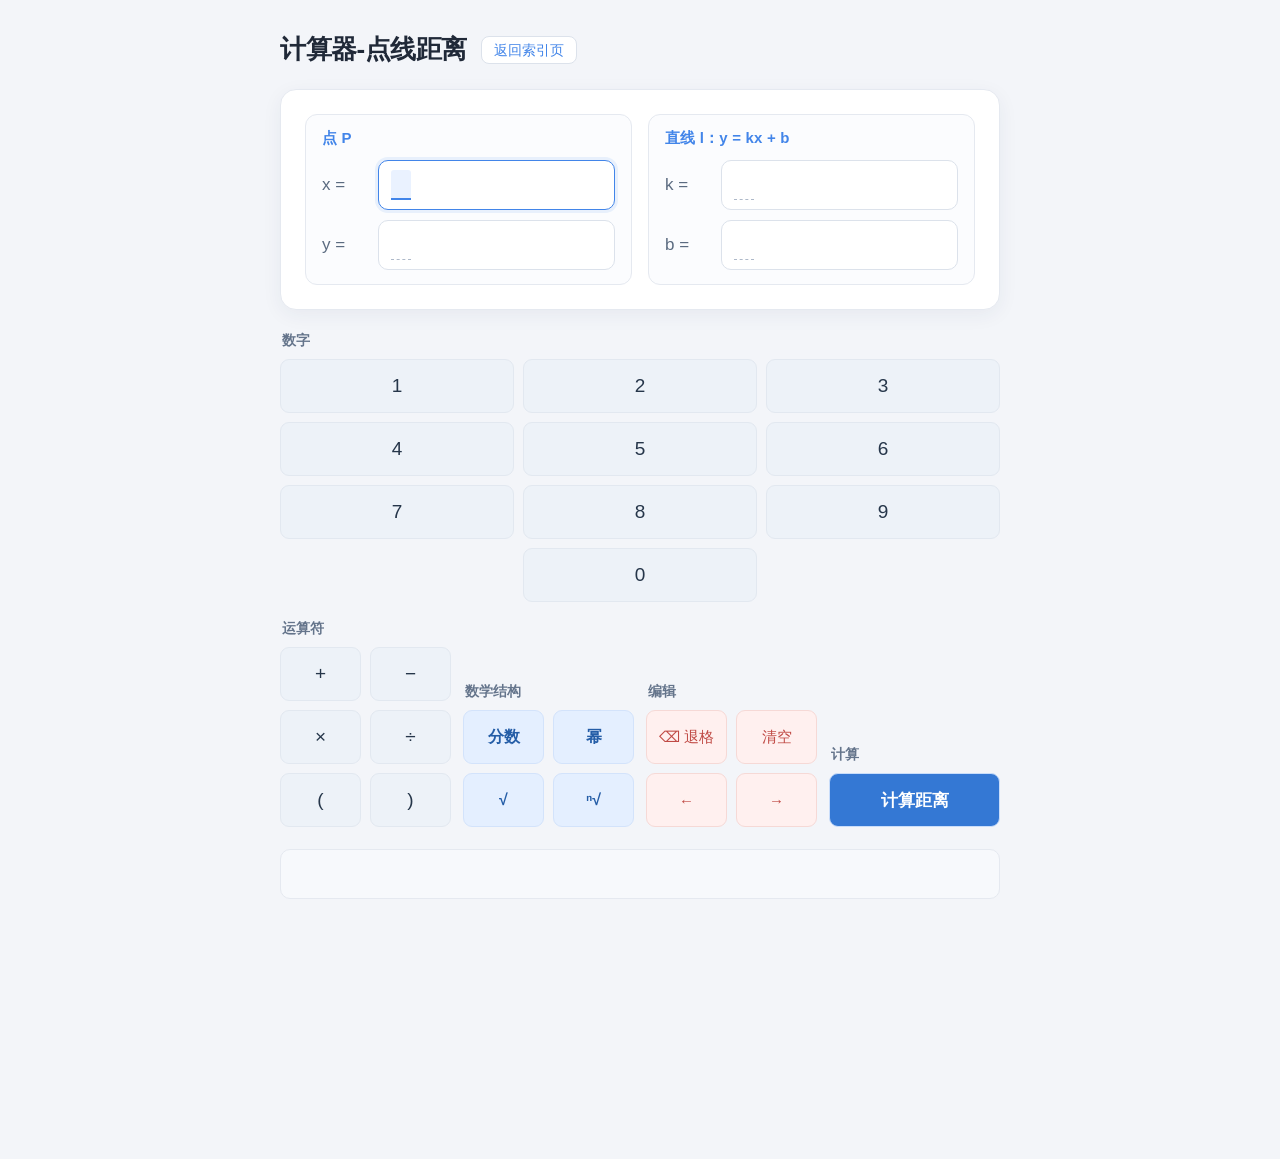
<file: linedistance2.html>
<!DOCTYPE html>
<html>
<head>
  <title>点线距离计算器</title>
  <link rel="stylesheet" href="./document/keypad.css">
  <style>
    * { box-sizing: border-box; }

    body {
      font-family: -apple-system, BlinkMacSystemFont, "Segoe UI", Arial, sans-serif;
      max-width: 760px; margin: 0 auto; padding: 32px 20px 260px;
      background: #f3f5f9; color: #202938;
    }

    .page-header { display: flex; align-items: center; gap: 14px; margin: 0 0 22px; }
    .page-header h1 { font-size: 26px; font-weight: 650; margin: 0; letter-spacing: -0.5px; }

    .back-link {
      display: inline-flex; align-items: center; gap: 4px;
      padding: 6px 12px; font-size: 14px; line-height: 1;
      color: #4285e9; background: #ffffff; border: 1px solid #dce2eb;
      border-radius: 8px; text-decoration: none; white-space: nowrap;
      transition: background 0.2s, border-color 0.2s, transform 0.1s;
    }
    .back-link:hover { background: #eaf2ff; border-color: #4285e9; }
    .back-link:active { transform: translateY(1px); }

    #calculator {
      background: #ffffff; padding: 24px; border-radius: 16px;
      border: 1px solid #e5e9f0; box-shadow: 0 5px 20px rgba(30, 50, 80, 0.06);
    }

    /* ---------- 坐标输入区 ---------- */
    .points {
      display: grid; grid-template-columns: 1fr 1fr; gap: 16px;
    }
    .point-card {
      border: 1px solid #e5e9f0; border-radius: 12px;
      padding: 14px 16px; background: #fbfcfe;
    }
    .point-name {
      font-size: 15px; font-weight: 650; color: #4285e9;
      margin-bottom: 12px; letter-spacing: 0.2px;
    }
    .coord-line { display: flex; align-items: center; gap: 10px; }
    .coord-line + .coord-line { margin-top: 10px; }
    .coord-label {
      font-size: 17px; color: #5b6b80; min-width: 46px;
      white-space: nowrap; flex: 0 0 auto;
    }

    /* ---------- 公式编辑器 ---------- */
    .formula-editor {
      min-height: 100px; padding: 18px; background: #fbfcfe;
      border: 1.5px solid #dce2eb; border-radius: 10px;
      font-size: 24px; display: flex; align-items: center; flex-wrap: wrap;
      gap: 4px; overflow-x: auto; transition: border-color 0.2s, box-shadow 0.2s;
    }
    .formula-editor:focus-within {
      border-color: #4285e9; box-shadow: 0 0 0 3px rgba(66, 133, 233, 0.10);
    }
    .formula-editor.mini {
      flex: 1 1 auto; min-width: 0;
      min-height: 50px; padding: 7px 12px; font-size: 21px;
      background: #ffffff;
    }

    .slot {
      min-width: 20px; min-height: 30px; display: inline-block; outline: none;
      border-bottom: 1px dashed #aeb9c9; padding: 0 4px;
      vertical-align: middle; line-height: 28px; white-space: nowrap;
    }
    .slot:focus { background: #eaf2ff; border-bottom: 2px solid #4285e9; border-radius: 3px 3px 0 0; }

    .formula-node { display: inline-flex; align-items: center; vertical-align: middle; flex: 0 0 auto; }

    .fraction {
      display: inline-grid; grid-template-columns: minmax(24px, max-content);
      grid-template-rows: auto 2px auto; align-items: center; justify-items: stretch;
      vertical-align: middle; margin: 2px 4px; min-width: 30px; width: max-content; flex: 0 0 auto;
    }
    .fraction .numerator-wrap, .fraction .denominator-wrap {
      display: inline-flex; align-items: center; justify-content: center;
      gap: 2px; min-width: 24px; min-height: 28px; white-space: nowrap;
    }
    .fraction .numerator, .fraction .denominator {
      display: inline-block; min-width: 24px; min-height: 28px;
      padding: 2px 6px; text-align: center; line-height: 26px;
      white-space: nowrap; border-bottom: none;
    }
    .fraction .bar { display: block; width: 100%; min-width: 24px; height: 1.5px; background: #26364a; }

    .sqrt, .root { display: inline-flex; align-items: center; vertical-align: middle; flex: 0 0 auto; }
    .sqrt-symbol { font-size: 1.15em; line-height: 1; }
    .sqrt > .radicand, .root > .radicand {
      display: inline-block; min-width: 24px; padding: 2px 5px 0;
      white-space: nowrap; border-top: 1.5px solid currentColor; border-radius: 0 4px 0 0;
    }
    .root > .root-index { margin-right: 1px; font-size: 0.7em; line-height: 1; }

    /* ---------- 结果区 ---------- */
    #result {
      margin-top: 22px; padding: 16px; min-height: 50px; background: #f7f9fc;
      border: 1px solid #e5e9f0; border-radius: 10px;
      font-size: 24px; overflow-x: auto;
      display: flex; align-items: center; flex-wrap: wrap; gap: 4px;
    }
    .result-label { font-size: 18px; color: #5b6b80; margin-right: 4px; }
    .result-hint { font-size: 14px; color: #9aa7b8; margin-left: 10px; }

    .power { display: inline-flex; align-items: baseline; flex: 0 0 auto; }
    .render-power { display: inline-flex; align-items: baseline; flex: 0 0 auto; }
    .render-exp { font-size: 0.7em; }
    .render-fraction {
      display: inline-grid; grid-template-columns: minmax(24px, max-content);
      grid-template-rows: auto 2px auto; align-items: center; justify-items: stretch;
      vertical-align: middle; margin: 2px 4px; width: max-content;
    }
    .render-num, .render-den {
      display: block; min-width: 24px; text-align: center;
      padding: 2px 6px; line-height: 1.4; white-space: nowrap;
    }
    .render-bar { display: block; width: 100%; height: 1.5px; background: currentColor; }
    .render-sqrt, .render-root { display: inline-flex; align-items: center; vertical-align: middle; flex: 0 0 auto; }
    .render-radicand {
      display: inline-block; min-width: 20px; border-top: 1.5px solid currentColor;
      border-radius: 0 4px 0 0; padding: 2px 5px 0; white-space: nowrap;
    }
    .render-index { font-size: 0.7em; line-height: 1; margin-right: 1px; }

    @media (max-width: 560px) {
      .points { grid-template-columns: 1fr; }
    }
  </style>
</head>
<body>
  <div class="page-header">
    <h1>计算器-点线距离</h1>
    <a href="index.html" class="back-link">返回索引页</a>
  </div>

  <div id="calculator">
    <div class="points">
      <!-- 点 P -->
      <div class="point-card">
        <div class="point-name">点 P</div>

          <div class="coord-line">
            <span class="coord-label">x =</span>
            <div class="formula-editor mini" data-editor="px">
              <span class="slot" contenteditable="true"></span>
            </div>
          </div>

          <div class="coord-line">
            <span class="coord-label">y =</span>
            <div class="formula-editor mini" data-editor="py">
              <span class="slot" contenteditable="true"></span>
            </div>
          </div>
        </div>

        <!-- 直线 l -->
        <div class="point-card">
          <div class="point-name">直线 l：y = kx + b</div>

          <div class="coord-line">
            <span class="coord-label">k =</span>
            <div class="formula-editor mini" data-editor="k">
              <span class="slot" contenteditable="true"></span>
            </div>
          </div>

          <div class="coord-line">
            <span class="coord-label">b =</span>
            <div class="formula-editor mini" data-editor="b">
              <span class="slot" contenteditable="true"></span>
            </div>
          </div>
        </div>
      </div>
    </div>

    <div id="keypad" class="keypad">
      <div class="key-group">
        <div class="key-title">数字</div>
        <div class="key-grid number-grid">
          <span class="btn" data-key="1">1</span>
          <span class="btn" data-key="2">2</span>
          <span class="btn" data-key="3">3</span>
          <span class="btn" data-key="4">4</span>
          <span class="btn" data-key="5">5</span>
          <span class="btn" data-key="6">6</span>
          <span class="btn" data-key="7">7</span>
          <span class="btn" data-key="8">8</span>
          <span class="btn" data-key="9">9</span>
          <span class="btn zero-key" data-key="0">0</span>
        </div>
      </div>
      <div class="control-row">
        <div class="key-group">
          <div class="key-title">运算符</div>
          <div class="key-grid operator-grid">
            <span class="btn" data-key="+">+</span>
            <span class="btn" data-key="-">−</span>
            <span class="btn" data-key="*">×</span>
            <span class="btn" data-key="/">÷</span>
            <span class="btn" data-key="(">(</span>
            <span class="btn" data-key=")">)</span>
          </div>
        </div>
        <div class="key-group">
          <div class="key-title">数学结构</div>
          <div class="key-grid structure-grid">
            <span class="btn" data-action="frac">分数</span>
            <span class="btn" data-action="pow">幂</span>
            <span class="btn" data-action="sqrt">√</span>
            <span class="btn" data-action="root">ⁿ√</span>
          </div>
        </div>
        <div class="key-group">
          <div class="key-title">编辑</div>
          <div class="key-grid edit-grid">
            <span class="btn" data-action="backspace">⌫ 退格</span>
            <span class="btn" data-action="clear">清空</span>
            <span class="btn cursor-btn" data-action="cursor-left">←</span>
            <span class="btn cursor-btn" data-action="cursor-right">→</span>
          </div>
        </div>
        <div class="key-group simplify-group">
          <div class="key-title">计算</div>
          <button id="simplify-btn">计算距离</button>
        </div>
      </div>
    </div>

    <div id="result"></div>
  </div>

  <script src="./document/monomial.js"></script>
  <script>
    // ==================== 公式编辑器逻辑 ====================
    let currentSlot = null;
    let savedRange = null;

    // 找到某个节点所属的编辑框
    function editorOf(node) {
      if (!node) return null;
      const el = (node.nodeType === Node.ELEMENT_NODE) ? node : node.parentElement;
      return el ? el.closest('.formula-editor') : null;
    }

    function saveEditorSelection() {
      const sel = window.getSelection();
      if (!sel || sel.rangeCount === 0) return;
      const range = sel.getRangeAt(0);
      if (editorOf(range.commonAncestorContainer)) {
        savedRange = range.cloneRange();
      }
    }

    function getActiveSlot() {
      const ae = document.activeElement;
      if (ae && ae.classList && ae.classList.contains('slot') && document.contains(ae)) {
        currentSlot = ae;
        return currentSlot;
      }
      if (currentSlot && document.contains(currentSlot)) return currentSlot;
      currentSlot = document.querySelector('.formula-editor .slot');
      return currentSlot;
    }

    function placeCaret(el, atEnd) {
      if (!el) return;
      el.focus();
      const range = document.createRange();
      range.selectNodeContents(el);
      range.collapse(!atEnd);
      const sel = window.getSelection();
      sel.removeAllRanges();
      sel.addRange(range);
      currentSlot = el;
      savedRange = range.cloneRange();
    }

    function placeCaretAtEnd(el) { placeCaret(el, true); }
    function placeCaretAtStart(el) { placeCaret(el, false); }

    function isCaretAtStart(slot) {
      const sel = window.getSelection();
      if (!sel || sel.rangeCount === 0 || !sel.isCollapsed) return false;
      const r = sel.getRangeAt(0);
      if (!slot.contains(r.startContainer)) return false;
      const probe = document.createRange();
      probe.selectNodeContents(slot);
      try { probe.setEnd(r.startContainer, r.startOffset); }
      catch (err) { return false; }
      return probe.toString().length === 0;
    }

    function isCaretAtEnd(slot) {
      const sel = window.getSelection();
      if (!sel || sel.rangeCount === 0 || !sel.isCollapsed) return false;
      const r = sel.getRangeAt(0);
      if (!slot.contains(r.startContainer)) return false;
      const probe = document.createRange();
      probe.selectNodeContents(slot);
      try { probe.setStart(r.startContainer, r.startOffset); }
      catch (err) { return false; }
      return probe.toString().length === 0;
    }

    function setSlotText(slot, text) {
      if (!slot) return;
      slot.focus();
      const sel = window.getSelection();
      let range = savedRange ? savedRange.cloneRange() : null;
      const isInsideSlot = range &&
        (range.startContainer === slot || slot.contains(range.startContainer)) &&
        (range.endContainer === slot || slot.contains(range.endContainer));
      if (!isInsideSlot) {
        range = document.createRange();
        range.selectNodeContents(slot);
        range.collapse(false);
      }
      range.deleteContents();
      const node = document.createTextNode(text);
      range.insertNode(node);
      range.setStartAfter(node);
      range.collapse(true);
      sel.removeAllRanges();
      sel.addRange(range);
      savedRange = range.cloneRange();
      currentSlot = slot;
    }

    // ==================== 工具函数 ====================
    function createSlot() {
      const s = document.createElement('span');
      s.className = 'slot';
      s.contentEditable = 'true';
      return s;
    }

    // ==================== 焦点跟踪 ====================
    document.addEventListener('focusin', (e) => {
      if (e.target.classList && e.target.classList.contains('slot')) {
        currentSlot = e.target;
      }
    });

    // 点击编辑框空白处，聚焦到第一个槽位
    document.querySelectorAll('.formula-editor').forEach((ed) => {
      ed.addEventListener('click', (e) => {
        if (e.target === ed) {
          const firstSlot = ed.querySelector('.slot');
          if (firstSlot) placeCaretAtEnd(firstSlot);
        }
      });
    });

    document.getElementById('keypad').addEventListener('mousedown', (e) => {
      const btn = e.target.closest('.btn');
      if (!btn) return;
      saveEditorSelection();
      e.preventDefault();
    });

    document.getElementById('keypad').addEventListener('click', (e) => {
      const btn = e.target.closest('.btn');
      if (!btn) return;
      if (btn.dataset.key !== undefined) {
        insertText(btn.dataset.key);
      } else if (btn.dataset.action === 'frac') {
        insertFraction();
      } else if (btn.dataset.action === 'pow') {
        insertPower();
      } else if (btn.dataset.action === 'sqrt') {
        insertSqrt();
      } else if (btn.dataset.action === 'root') {
        insertRoot();
      } else if (btn.dataset.action === 'backspace') {
        backspace();
      } else if (btn.dataset.action === 'clear') {
        clearEditor();
      } else if (btn.dataset.action === 'cursor-left') {
        moveCaret('left');
      } else if (btn.dataset.action === 'cursor-right') {
        moveCaret('right');
      }
    });

    // ==================== 输入文本 ====================
    function insertText(text) {
      const slot = getActiveSlot();
      if (!slot) return;
      setSlotText(slot, text);
    }

    // ==================== 数学结构插入（通用） ====================
    function insertStructure(opts) {
      const slot = getActiveSlot();
      if (!slot) return;

      const wrapper = document.createElement('span');
      wrapper.className = 'formula-node';
      wrapper.contentEditable = 'false';
      wrapper.innerHTML = opts.html;

      const focusSlot = wrapper.querySelector(opts.focusSelector);

      const afterSlot = createSlot();
      slot.parentNode.insertBefore(wrapper, slot.nextSibling);
      slot.parentNode.insertBefore(afterSlot, wrapper.nextSibling);

      placeCaretAtEnd(focusSlot);
    }

    function insertFraction() {
      insertStructure({
        html: `
          <span class="fraction">
            <span class="numerator-wrap"><span class="slot numerator" contenteditable="true"></span></span>
            <span class="bar"></span>
            <span class="denominator-wrap"><span class="slot denominator" contenteditable="true"></span></span>
          </span>
        `,
        focusSelector: '.numerator'
      });
    }

    function insertPower() {
      insertStructure({
        html: `
          <span class="power">
            <span class="slot base" contenteditable="true"></span>
            <sup class="slot exponent" contenteditable="true"></sup>
          </span>
        `,
        focusSelector: '.exponent'
      });
    }

    function insertSqrt() {
      insertStructure({
        html: `
          <span class="sqrt">
            <span class="sqrt-symbol">√</span>
            <span class="slot radicand" contenteditable="true"></span>
          </span>
        `,
        focusSelector: '.radicand'
      });
    }

    function insertRoot() {
      insertStructure({
        html: `
          <span class="root">
            <sup class="slot root-index" contenteditable="true"></sup>
            <span class="sqrt-symbol">√</span>
            <span class="slot radicand" contenteditable="true"></span>
          </span>
        `,
        focusSelector: '.root-index'
      });
    }

    // ==================== 退格 ====================
    function slotIsEmpty(slot) {
      return slot.textContent.trim() === '' && !slot.querySelector('.formula-node');
    }

    function removeStructure(wrapper) {
      const parent = wrapper.parentNode;
      const next = wrapper.nextElementSibling;
      wrapper.remove();
      if (next && next.classList && next.classList.contains('slot')) {
        placeCaretAtStart(next);
      } else if (parent && parent.classList && parent.classList.contains('slot')) {
        placeCaretAtEnd(parent);
      } else if (parent && parent.querySelector) {
        const s = parent.querySelector('.slot');
        if (s) placeCaretAtEnd(s);
      }
      saveEditorSelection();
    }

    function backspace() {
      const slot = getActiveSlot();
      if (!slot) return;
      slot.focus();

      if (slotIsEmpty(slot)) {
        const wrapper = slot.closest('.formula-node');
        if (wrapper) {
          removeStructure(wrapper);
          return;
        }
        return;
      }

      const sel = window.getSelection();
      if (!sel || sel.rangeCount === 0) {
        placeCaretAtEnd(slot);
      }
      document.execCommand('delete');
      saveEditorSelection();
    }

    // 只清空当前所在的那个编辑框
    function clearEditor() {
      const slot = getActiveSlot();
      const editor = slot ? slot.closest('.formula-editor') : null;
      if (!editor) return;
      editor.innerHTML = '<span class="slot" contenteditable="true"></span>';
      currentSlot = editor.querySelector('.slot');
      placeCaretAtEnd(currentSlot);
    }

    // ==================== 隐式乘法判定 ====================
    function isStructureNode(node) {
      if (!node || node.nodeType !== Node.ELEMENT_NODE) return false;
      const cls = node.classList;
      if (cls.contains('fraction') || cls.contains('sqrt') ||
          cls.contains('root') || cls.contains('power')) return true;
      if (cls.contains('formula-node')) {
        return Array.from(node.children).some(c => isStructureNode(c));
      }
      return false;
    }

    function shouldInsertMul(leftText, rightText, leftIsStruct, rightIsStruct) {
      if (!leftText || !rightText) return false;
      const leftLast = leftText[leftText.length - 1];
      const rightFirst = rightText[0];
      const isDigit = c => c >= '0' && c <= '9';
      const isLetter = c => /[a-zA-Z]/.test(c);

      const leftOk = leftIsStruct || isDigit(leftLast) || isLetter(leftLast) || leftLast === ')';
      if (!leftOk) return false;

      const rightOk = rightIsStruct || isDigit(rightFirst) || isLetter(rightFirst) ||
                      rightFirst === '(' || rightFirst === '√';
      if (!rightOk) return false;

      if (!leftIsStruct && !rightIsStruct && isDigit(leftLast) && isDigit(rightFirst)) {
        return false;
      }

      return true;
    }

    // ==================== 导出公式（带隐式乘法） ====================
    function exportFormula(node) {
      if (!node) return '';
      if (node.nodeType === Node.TEXT_NODE) {
        return node.textContent;
      }
      if (node.nodeType !== Node.ELEMENT_NODE) {
        return '';
      }
      if (node.classList.contains('slot')) {
        return exportChildrenWithMul(node.childNodes).trim();
      }
      if (node.classList.contains('fraction')) {
        const children = Array.from(node.children);
        const barIndex = children.findIndex(child => child.classList.contains('bar'));
        if (barIndex === -1) return '';
        const num = exportChildrenWithMul(children.slice(0, barIndex));
        const den = exportChildrenWithMul(children.slice(barIndex + 1));
        return Monomial.formatFraction(num, den);
      }
      if (node.classList.contains('power')) {
        const children = Array.from(node.children);
        const expNode = children.find(child => child.classList.contains('exponent'));
        const baseNodes = children.filter(child => child !== expNode);
        const base = exportChildrenWithMul(baseNodes);
        const exp = exportFormula(expNode);
        return Monomial.formatPower(base, exp);
      }
      if (node.classList.contains('sqrt')) {
        const children = Array.from(node.children);
        const radicandNodes = children.filter(child => !child.classList.contains('sqrt-symbol'));
        const radicand = exportChildrenWithMul(radicandNodes);
        return Monomial.formatSqrt(radicand);
      }
      if (node.classList.contains('root')) {
        const children = Array.from(node.children);
        const symbolIndex = children.findIndex(child => child.classList.contains('sqrt-symbol'));
        if (symbolIndex === -1) return '';
        const index = exportChildrenWithMul(children.slice(0, symbolIndex));
        const radicand = exportChildrenWithMul(children.slice(symbolIndex + 1));
        return Monomial.formatRoot(index, radicand);
      }
      return exportChildrenWithMul(node.childNodes);
    }

    function exportChildrenWithMul(nodes) {
      let result = '';
      let prevIsStruct = false;
      for (const child of nodes) {
        const text = exportFormula(child);
        if (!text) continue;
        const curIsStruct = isStructureNode(child);
        if (result && shouldInsertMul(result, text, prevIsStruct, curIsStruct)) {
          result += '*';
        }
        result += text;
        prevIsStruct = curIsStruct;
      }
      return result;
    }

    // ==================== 输出公式渲染 ====================
    function renderFormula(expr) {
      expr = (expr || '').trim();
      if (!expr) return document.createTextNode('');

      const addSub = Monomial.splitTopLevel(expr, ['+', '-']);
      if (addSub.length > 1) {
        const frag = document.createDocumentFragment();
        for (const part of addSub) {
          if (part.op === '+') frag.appendChild(document.createTextNode(' + '));
          else if (part.op === '-') frag.appendChild(document.createTextNode(' − '));
          frag.appendChild(renderFormula(part.value));
        }
        return frag;
      }

      if (expr.startsWith('-')) {
        const frag = document.createDocumentFragment();
        frag.appendChild(document.createTextNode('−'));
        frag.appendChild(renderFormula(expr.substring(1).trim()));
        return frag;
      }

      const ast = Monomial.parseValueString(expr);

      switch (ast.type) {
        case 'fraction': {
          if (ast.denominator === '1') return renderFormula(ast.numerator);
          const frac = document.createElement('span');
          frac.className = 'render-fraction';
          const num = document.createElement('span');
          num.className = 'render-num';
          num.appendChild(renderFormula(ast.numerator));
          const bar = document.createElement('span');
          bar.className = 'render-bar';
          const den = document.createElement('span');
          den.className = 'render-den';
          den.appendChild(renderFormula(ast.denominator));
          frac.appendChild(num);
          frac.appendChild(bar);
          frac.appendChild(den);
          return frac;
        }
        case 'power': {
          const power = document.createElement('span');
          power.className = 'render-power';
          const base = document.createElement('span');
          base.className = 'render-base';
          base.appendChild(renderFormula(ast.base));
          const exp = document.createElement('sup');
          exp.className = 'render-exp';
          exp.appendChild(renderFormula(ast.exponent));
          power.appendChild(base);
          power.appendChild(exp);
          return power;
        }
        case 'radical': {
          const wrap = document.createElement('span');
          wrap.className = 'render-root';
          if (ast.coef === -1) {
            wrap.appendChild(document.createTextNode('-'));
          } else if (ast.coef !== 1) {
            const coefSpan = document.createElement('span');
            coefSpan.textContent = ast.coef;
            wrap.appendChild(coefSpan);
          }
          if (ast.index !== 2) {
            const idx = document.createElement('sup');
            idx.className = 'render-index';
            idx.textContent = ast.index;
            wrap.appendChild(idx);
          }
          wrap.appendChild(document.createTextNode('√'));
          const rad = document.createElement('span');
          rad.className = 'render-radicand';
          rad.appendChild(renderFormula(ast.radicand));
          wrap.appendChild(rad);
          return wrap;
        }
        case 'sqrt': {
          const sqrt = document.createElement('span');
          sqrt.className = 'render-sqrt';
          sqrt.appendChild(document.createTextNode('√'));
          const radicand = document.createElement('span');
          radicand.className = 'render-radicand';
          radicand.appendChild(renderFormula(ast.radicand));
          sqrt.appendChild(radicand);
          return sqrt;
        }
        case 'root': {
          const root = document.createElement('span');
          root.className = 'render-root';
          const index = document.createElement('sup');
          index.className = 'render-index';
          index.appendChild(renderFormula(ast.index));
          root.appendChild(index);
          root.appendChild(document.createTextNode('√'));
          const radicand = document.createElement('span');
          radicand.className = 'render-radicand';
          radicand.appendChild(renderFormula(ast.radicand));
          root.appendChild(radicand);
          return root;
        }
        default:
          return document.createTextNode(ast.value);
      }
    }

    function safeRender(expr) {
      try {
        return renderFormula(expr);
      } catch (err) {
        console.error(err);
        const span = document.createElement('span');
        span.textContent = expr;
        return span;
      }
    }

    // ==================== 读取四个输入框 ====================
    function getEditor(name) {
      return document.querySelector('.formula-editor[data-editor="' + name + '"]');
    }

    function readCoord(name) {
      const ed = getEditor(name);
      if (!ed) return '';
      return exportFormula(ed).trim();
    }

    // 把一段表达式化简成规范字符串；空输入按 0 处理
    function normalizeExpr(expr) {
      const s = (expr || '').trim();
      if (!s) return '0';
      try {
        const r = Monomial.simplifyExpression(s);
        const rs = (r === undefined || r === null) ? '' : String(r).trim();
        return rs || s;
      } catch (err) {
        console.warn('坐标化简失败，按原样使用：', s, err);
        return s;
      }
    }

    // ==================== 计算点到直线距离 ====================
    function computeDistance() {
      const x = normalizeExpr(readCoord('px'));
      const y = normalizeExpr(readCoord('py'));
      const k = normalizeExpr(readCoord('k'));
      const b = normalizeExpr(readCoord('b'));

      // d = √((kx-y+b)² / (k²+1))
      // 使用显式乘法，避免幂运算可能存在的兼容问题。

      const numerator = `((${k})*(${x})-(${y})+(${b}))`;
      const denominator = `((${k})*(${k})+1)`;

      const radicand = `((${numerator})*(${numerator}))/(${denominator})`;

      let resultStr;

      try {
        // 1. 化简根号内的表达式
        const sumStr = Monomial.simplifyExpression(radicand);

        // 2. 添加根号
        const sqrtExpr = Monomial.formatSqrt(sumStr);

        // 3. 化简根式
        resultStr = Monomial.simplifyExpression(sqrtExpr);

        if (!resultStr) resultStr = sqrtExpr;

      } catch (err) {
        console.error(err);
        resultStr = '错误：' + err.message;
      }

      const resultDiv = document.getElementById('result');
      resultDiv.innerHTML = '';

      const label = document.createElement('span');
      label.className = 'result-label';
      label.textContent = 'd(P,l) =';
      resultDiv.appendChild(label);

      resultDiv.appendChild(safeRender(resultStr));
    }

    // ==================== 键盘导航 ====================
    function getAllSlots() {
      const slot = getActiveSlot();
      const editor = slot ? slot.closest('.formula-editor') : null;
      if (!editor) return [];
      return Array.from(editor.querySelectorAll('.slot')).filter(s => s.isContentEditable);
    }

    document.addEventListener('keydown', (e) => {
      if (e.ctrlKey || e.metaKey || e.altKey) return;

      const ae = document.activeElement;
      if (!ae || !ae.classList || !ae.classList.contains('slot')) return;

      const key = e.key;
      if (key !== 'ArrowLeft' && key !== 'ArrowRight' && key !== 'Home' && key !== 'End') return;

      const slot = ae;
      const slots = getAllSlots();
      const idx = slots.indexOf(slot);
      if (idx === -1) return;

      if (key === 'ArrowLeft' && isCaretAtStart(slot)) {
        if (idx > 0) {
          e.preventDefault();
          placeCaretAtEnd(slots[idx - 1]);
        }
      } else if (key === 'ArrowRight' && isCaretAtEnd(slot)) {
        if (idx < slots.length - 1) {
          e.preventDefault();
          placeCaretAtStart(slots[idx + 1]);
        }
      } else if (key === 'Home') {
        e.preventDefault();
        placeCaretAtStart(slots[0]);
      } else if (key === 'End') {
        e.preventDefault();
        placeCaretAtEnd(slots[slots.length - 1]);
      }
    });

    // ==================== 光标移动 ====================
    function moveCaret(direction) {
      const slot = getActiveSlot();
      if (!slot) return;

      slot.focus();

      const sel = window.getSelection();
      if (!sel || sel.rangeCount === 0) {
        placeCaretAtEnd(slot);
        return;
      }

      const slots = getAllSlots();
      const idx = slots.indexOf(slot);

      if (direction === 'left' && isCaretAtStart(slot)) {
        if (idx > 0) placeCaretAtEnd(slots[idx - 1]);
        return;
      }
      if (direction === 'right' && isCaretAtEnd(slot)) {
        if (idx !== -1 && idx < slots.length - 1) placeCaretAtStart(slots[idx + 1]);
        return;
      }

      if (typeof sel.modify === 'function') {
        sel.modify('move', direction === 'left' ? 'backward' : 'forward', 'character');
      } else {
        if (direction === 'left') placeCaretAtStart(slot);
        else placeCaretAtEnd(slot);
      }
      saveEditorSelection();
    }

    // ==================== 初始化 ====================
    window.onload = function () {
      currentSlot = document.querySelector('.formula-editor .slot');
      if (currentSlot) currentSlot.focus();
    };

    document.getElementById('simplify-btn').addEventListener('click', computeDistance);
  </script>
</body>
</html>
</file>
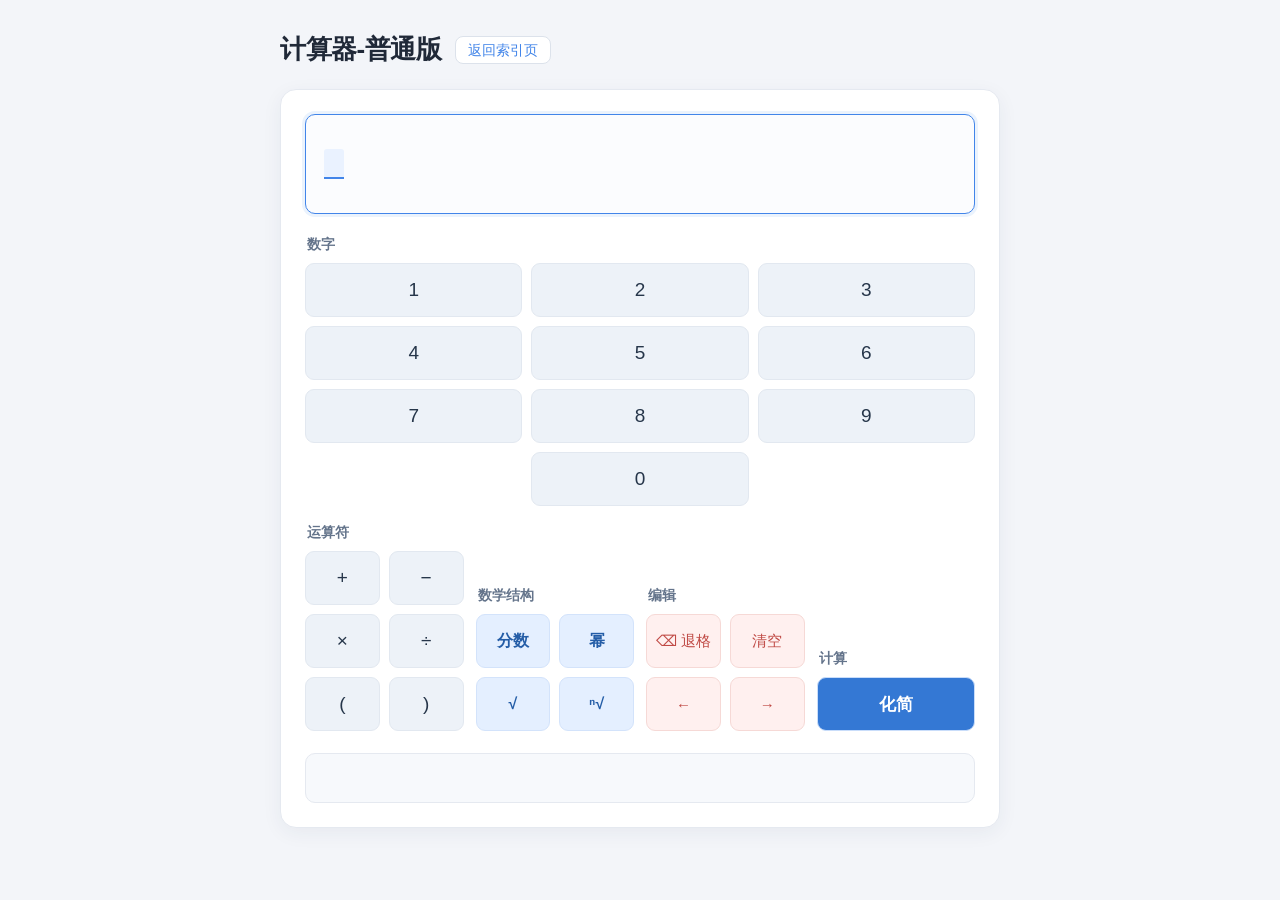
<file: monomial.html>
<!DOCTYPE html>
<html>
<head>
  <title>几何计算器</title>
  <link rel="stylesheet" href="./document/keypad.css">
  <style>
    * { box-sizing: border-box; }
    .page-header { display: flex; align-items: center; gap: 14px; margin: 0 0 22px; }
    .page-header h1 { margin: 0; }
    .back-link {
      display: inline-flex; align-items: center; gap: 4px;
      padding: 6px 12px; font-size: 14px; line-height: 1;
      color: #4285e9; background: #ffffff; border: 1px solid #dce2eb;
      border-radius: 8px; text-decoration: none; white-space: nowrap;
      transition: background 0.2s, border-color 0.2s, transform 0.1s;
    }
    .back-link:hover { background: #eaf2ff; border-color: #4285e9; }
    .back-link:active { transform: translateY(1px); }
    body {
      font-family: -apple-system, BlinkMacSystemFont, "Segoe UI", Arial, sans-serif;
      max-width: 760px; margin: 0 auto; padding: 32px 20px;
      background: #f3f5f9; color: #202938;
    }
    h1 { font-size: 26px; font-weight: 650; margin: 0 0 22px; letter-spacing: -0.5px; }
    #calculator {
      background: #ffffff; padding: 24px; border-radius: 16px;
      border: 1px solid #e5e9f0; box-shadow: 0 5px 20px rgba(30, 50, 80, 0.06);
    }
    .formula-editor {
      min-height: 100px; padding: 18px; background: #fbfcfe;
      border: 1.5px solid #dce2eb; border-radius: 10px;
      font-size: 24px; display: flex; align-items: center; flex-wrap: wrap;
      gap: 4px; overflow-x: auto; transition: border-color 0.2s, box-shadow 0.2s;
    }
    .formula-editor:focus-within { border-color: #4285e9; box-shadow: 0 0 0 3px rgba(66, 133, 233, 0.10); }
    .slot {
      min-width: 20px; min-height: 30px; display: inline-block; outline: none;
      border-bottom: 1px dashed #aeb9c9; padding: 0 4px;
      vertical-align: middle; line-height: 28px; white-space: nowrap;
    }
    .slot:focus { background: #eaf2ff; border-bottom: 2px solid #4285e9; border-radius: 3px 3px 0 0; }
    .formula-node { display: inline-flex; align-items: center; vertical-align: middle; flex: 0 0 auto; }
    .fraction {
      display: inline-grid; grid-template-columns: minmax(24px, max-content);
      grid-template-rows: auto 2px auto; align-items: center; justify-items: stretch;
      vertical-align: middle; margin: 2px 4px; min-width: 30px; width: max-content; flex: 0 0 auto;
    }
    .fraction .numerator-wrap, .fraction .denominator-wrap {
      display: inline-flex; align-items: center; justify-content: center;
      gap: 2px; min-width: 24px; min-height: 28px; white-space: nowrap;
    }
    .fraction .numerator, .fraction .denominator {
      display: inline-block; min-width: 24px; min-height: 28px;
      padding: 2px 6px; text-align: center; line-height: 26px;
      white-space: nowrap; border-bottom: none;
    }
    .fraction .bar { display: block; width: 100%; min-width: 24px; height: 1.5px; background: #26364a; }
    .sqrt, .root { display: inline-flex; align-items: center; vertical-align: middle; flex: 0 0 auto; }
    .sqrt-symbol { font-size: 1.15em; line-height: 1; }
    .sqrt > .radicand, .root > .radicand {
      display: inline-block; min-width: 24px; padding: 2px 5px 0;
      white-space: nowrap; border-top: 1.5px solid currentColor; border-radius: 0 4px 0 0;
    }
    .root > .root-index { margin-right: 1px; font-size: 0.7em; line-height: 1; }
    #result {
      margin-top: 22px; padding: 16px; min-height: 50px; background: #f7f9fc;
      border: 1px solid #e5e9f0; border-radius: 10px; font-size: 24px; overflow-x: auto;
    }
    .power { display: inline-flex; align-items: baseline; flex: 0 0 auto; }
    .render-power { display: inline-flex; align-items: baseline; flex: 0 0 auto; }
    .render-exp { font-size: 0.7em; }
    .render-fraction {
      display: inline-grid; grid-template-columns: minmax(24px, max-content);
      grid-template-rows: auto 2px auto; align-items: center; justify-items: stretch;
      vertical-align: middle; margin: 2px 4px; width: max-content;
    }
    .render-num, .render-den {
      display: block; min-width: 24px; text-align: center;
      padding: 2px 6px; line-height: 1.4; white-space: nowrap;
    }
    .render-bar { display: block; width: 100%; height: 1.5px; background: currentColor; }
    .render-sqrt, .render-root { display: inline-flex; align-items: center; vertical-align: middle; flex: 0 0 auto; }
    .render-radicand {
      display: inline-block; min-width: 20px; border-top: 1.5px solid currentColor;
      border-radius: 0 4px 0 0; padding: 2px 5px 0; white-space: nowrap;
    }
    .render-index { font-size: 0.7em; line-height: 1; margin-right: 1px; }
  </style>
</head>
<body>
  <div class="page-header">
    <h1>计算器-普通版</h1>
    <a href="index.html" class="back-link">返回索引页</a>
  </div>
  <div id="calculator">
    <div id="formula-editor" class="formula-editor">
      <span class="slot" contenteditable="true"></span>
    </div>
    <div id="keypad" class="keypad">
      <div class="key-group">
        <div class="key-title">数字</div>
        <div class="key-grid number-grid">
          <span class="btn" data-key="1">1</span>
          <span class="btn" data-key="2">2</span>
          <span class="btn" data-key="3">3</span>
          <span class="btn" data-key="4">4</span>
          <span class="btn" data-key="5">5</span>
          <span class="btn" data-key="6">6</span>
          <span class="btn" data-key="7">7</span>
          <span class="btn" data-key="8">8</span>
          <span class="btn" data-key="9">9</span>
          <span class="btn zero-key" data-key="0">0</span>
        </div>
      </div>
      <div class="control-row">
        <div class="key-group">
          <div class="key-title">运算符</div>
          <div class="key-grid operator-grid">
            <span class="btn" data-key="+">+</span>
            <span class="btn" data-key="-">−</span>
            <span class="btn" data-key="*">×</span>
            <span class="btn" data-key="/">÷</span>
            <span class="btn" data-key="(">(</span>
            <span class="btn" data-key=")">)</span>
          </div>
        </div>
        <div class="key-group">
          <div class="key-title">数学结构</div>
          <div class="key-grid structure-grid">
            <span class="btn" data-action="frac">分数</span>
            <span class="btn" data-action="pow">幂</span>
            <span class="btn" data-action="sqrt">√</span>
            <span class="btn" data-action="root">ⁿ√</span>
          </div>
        </div>
        <div class="key-group">
          <div class="key-title">编辑</div>
          <div class="key-grid edit-grid">
            <span class="btn" data-action="backspace">⌫ 退格</span>
            <span class="btn" data-action="clear">清空</span>
            <span class="btn cursor-btn" data-action="cursor-left">←</span>
            <span class="btn cursor-btn" data-action="cursor-right">→</span>
          </div>
        </div>
        <div class="key-group simplify-group">
          <div class="key-title">计算</div>
          <button id="simplify-btn">化简</button>
        </div>
      </div>
    </div>
    <div id="result"></div>
  </div>
  <script src="./document/monomial.js"></script>
  <script>
    // ==================== 公式编辑器逻辑 ====================
    let currentSlot = null;
    let savedRange = null;

    function saveEditorSelection() {
      const sel = window.getSelection();
      if (!sel || sel.rangeCount === 0) return;
      const range = sel.getRangeAt(0);
      const editor = document.getElementById('formula-editor');
      if (editor.contains(range.commonAncestorContainer)) {
        savedRange = range.cloneRange();
      }
    }

    function getActiveSlot() {
      const ae = document.activeElement;
      if (ae && ae.classList && ae.classList.contains('slot') && document.contains(ae)) {
        currentSlot = ae;
        return currentSlot;
      }
      if (currentSlot && document.contains(currentSlot)) return currentSlot;
      currentSlot = document.querySelector('#formula-editor .slot');
      return currentSlot;
    }

    function placeCaret(el, atEnd) {
      if (!el) return;
      el.focus();
      const range = document.createRange();
      range.selectNodeContents(el);
      range.collapse(!atEnd);
      const sel = window.getSelection();
      sel.removeAllRanges();
      sel.addRange(range);
      currentSlot = el;
      savedRange = range.cloneRange();
    }

    function placeCaretAtEnd(el) { placeCaret(el, true); }
    function placeCaretAtStart(el) { placeCaret(el, false); }

    function isCaretAtStart(slot) {
      const sel = window.getSelection();
      if (!sel || sel.rangeCount === 0 || !sel.isCollapsed) return false;
      const r = sel.getRangeAt(0);
      if (!slot.contains(r.startContainer)) return false;
      const probe = document.createRange();
      probe.selectNodeContents(slot);
      try { probe.setEnd(r.startContainer, r.startOffset); }
      catch (err) { return false; }
      return probe.toString().length === 0;
    }

    function isCaretAtEnd(slot) {
      const sel = window.getSelection();
      if (!sel || sel.rangeCount === 0 || !sel.isCollapsed) return false;
      const r = sel.getRangeAt(0);
      if (!slot.contains(r.startContainer)) return false;
      const probe = document.createRange();
      probe.selectNodeContents(slot);
      try { probe.setStart(r.startContainer, r.startOffset); }
      catch (err) { return false; }
      return probe.toString().length === 0;
    }

    function setSlotText(slot, text) {
      if (!slot) return;
      slot.focus();
      const sel = window.getSelection();
      let range = savedRange ? savedRange.cloneRange() : null;
      const isInsideSlot = range &&
        (range.startContainer === slot || slot.contains(range.startContainer)) &&
        (range.endContainer === slot || slot.contains(range.endContainer));
      if (!isInsideSlot) {
        range = document.createRange();
        range.selectNodeContents(slot);
        range.collapse(false);
      }
      range.deleteContents();
      const node = document.createTextNode(text);
      range.insertNode(node);
      range.setStartAfter(node);
      range.collapse(true);
      sel.removeAllRanges();
      sel.addRange(range);
      savedRange = range.cloneRange();
      currentSlot = slot;
    }

    // ==================== 工具函数 ====================
    function createSlot() {
      const s = document.createElement('span');
      s.className = 'slot';
      s.contentEditable = 'true';
      return s;
    }

    // ==================== 焦点跟踪 ====================
    document.addEventListener('focusin', (e) => {
      if (e.target.classList && e.target.classList.contains('slot')) {
        currentSlot = e.target;
      }
    });

    document.getElementById('formula-editor').addEventListener('click', (e) => {
      if (e.target.id === 'formula-editor') {
        const firstSlot = e.target.querySelector('.slot');
        if (firstSlot) firstSlot.focus();
      }
    });

    document.getElementById('keypad').addEventListener('mousedown', (e) => {
      const btn = e.target.closest('.btn');
      if (!btn) return;
      saveEditorSelection();
      e.preventDefault();
    });

    document.getElementById('keypad').addEventListener('click', (e) => {
      const btn = e.target.closest('.btn');
      if (!btn) return;
      if (btn.dataset.key !== undefined) {
        insertText(btn.dataset.key);
      } else if (btn.dataset.action === 'frac') {
        insertFraction();
      } else if (btn.dataset.action === 'pow') {
        insertPower();
      } else if (btn.dataset.action === 'sqrt') {
        insertSqrt();
      } else if (btn.dataset.action === 'root') {
        insertRoot();
      } else if (btn.dataset.action === 'backspace') {
        backspace();
      } else if (btn.dataset.action === 'clear') {
        clearEditor();
      } else if (btn.dataset.action === 'cursor-left') {
        moveCaret('left');
      } else if (btn.dataset.action === 'cursor-right') {
        moveCaret('right');
      }
    });

    // ==================== 输入文本 ====================
    function insertText(text) {
      const slot = getActiveSlot();
      if (!slot) return;
      setSlotText(slot, text);
    }

    // ==================== 数学结构插入（通用） ====================
    // 结构一律插到当前槽位的【下一个位置】，不吸收当前槽位的内容
    function insertStructure(opts) {
      const slot = getActiveSlot();
      if (!slot) return;

      const wrapper = document.createElement('span');
      wrapper.className = 'formula-node';
      wrapper.contentEditable = 'false';
      wrapper.innerHTML = opts.html;

      const focusSlot = wrapper.querySelector(opts.focusSelector);

      const afterSlot = createSlot();
      slot.parentNode.insertBefore(wrapper, slot.nextSibling);
      slot.parentNode.insertBefore(afterSlot, wrapper.nextSibling);

      placeCaretAtEnd(focusSlot);
    }

    function insertFraction() {
      insertStructure({
        html: `
          <span class="fraction">
            <span class="numerator-wrap"><span class="slot numerator" contenteditable="true"></span></span>
            <span class="bar"></span>
            <span class="denominator-wrap"><span class="slot denominator" contenteditable="true"></span></span>
          </span>
        `,
        focusSelector: '.numerator'
      });
    }

    function insertPower() {
      insertStructure({
        html: `
          <span class="power">
            <span class="slot base" contenteditable="true"></span>
            <sup class="slot exponent" contenteditable="true"></sup>
          </span>
        `,
        focusSelector: '.exponent'
      });
    }

    function insertSqrt() {
      insertStructure({
        html: `
          <span class="sqrt">
            <span class="sqrt-symbol">√</span>
            <span class="slot radicand" contenteditable="true"></span>
          </span>
        `,
        focusSelector: '.radicand'
      });
    }

    function insertRoot() {
      insertStructure({
        html: `
          <span class="root">
            <sup class="slot root-index" contenteditable="true"></sup>
            <span class="sqrt-symbol">√</span>
            <span class="slot radicand" contenteditable="true"></span>
          </span>
        `,
        focusSelector: '.root-index'
      });
    }

    // ==================== 退格 ====================
    function slotIsEmpty(slot) {
      return slot.textContent.trim() === '' && !slot.querySelector('.formula-node');
    }

    function removeStructure(wrapper) {
      const parent = wrapper.parentNode;
      const next = wrapper.nextElementSibling;
      wrapper.remove();
      if (next && next.classList && next.classList.contains('slot')) {
        placeCaretAtStart(next);
      } else if (parent && parent.classList && parent.classList.contains('slot')) {
        placeCaretAtEnd(parent);
      } else if (parent && parent.querySelector) {
        const s = parent.querySelector('.slot');
        if (s) placeCaretAtEnd(s);
      }
      saveEditorSelection();
    }

    function backspace() {
      const slot = getActiveSlot();
      if (!slot) return;
      slot.focus();

      if (slotIsEmpty(slot)) {
        const wrapper = slot.closest('.formula-node');
        if (wrapper) {
          removeStructure(wrapper);
          return;
        }
        return;
      }

      const sel = window.getSelection();
      if (!sel || sel.rangeCount === 0) {
        placeCaretAtEnd(slot);
      }
      document.execCommand('delete');
      saveEditorSelection();
    }

    function clearEditor() {
      const editor = document.getElementById('formula-editor');
      editor.innerHTML = '<span class="slot" contenteditable="true"></span>';
      currentSlot = editor.querySelector('.slot');
      placeCaretAtEnd(currentSlot);
    }

    // ==================== 隐式乘法判定 ====================
    // 判断节点本身或其内部是否包含数学结构（分数、根式、幂）
    function isStructureNode(node) {
      if (!node || node.nodeType !== Node.ELEMENT_NODE) return false;
      const cls = node.classList;
      if (cls.contains('fraction') || cls.contains('sqrt') ||
          cls.contains('root') || cls.contains('power')) return true;
      if (cls.contains('formula-node')) {
        return Array.from(node.children).some(c => isStructureNode(c));
      }
      return false;
    }

    // 判断左右两段之间是否需要插入乘号
    function shouldInsertMul(leftText, rightText, leftIsStruct, rightIsStruct) {
      if (!leftText || !rightText) return false;
      const leftLast = leftText[leftText.length - 1];
      const rightFirst = rightText[0];
      const isDigit = c => c >= '0' && c <= '9';
      const isLetter = c => /[a-zA-Z]/.test(c);

      const leftOk = leftIsStruct || isDigit(leftLast) || isLetter(leftLast) || leftLast === ')';
      if (!leftOk) return false;

      const rightOk = rightIsStruct || isDigit(rightFirst) || isLetter(rightFirst) ||
                      rightFirst === '(' || rightFirst === '√';
      if (!rightOk) return false;

      // 纯数字 + 纯数字：视为同一数字的不同槽位（如 "3" 与 "2" 应合为 "32"）
      if (!leftIsStruct && !rightIsStruct && isDigit(leftLast) && isDigit(rightFirst)) {
        return false;
      }

      return true;
    }

    // ==================== 导出公式（带隐式乘法） ====================
    function exportFormula(node) {
      if (!node) return '';
      if (node.nodeType === Node.TEXT_NODE) {
        return node.textContent;
      }
      if (node.nodeType !== Node.ELEMENT_NODE) {
        return '';
      }
      if (node.classList.contains('slot')) {
        return exportChildrenWithMul(node.childNodes).trim();
      }
      if (node.classList.contains('fraction')) {
        const children = Array.from(node.children);
        const barIndex = children.findIndex(child => child.classList.contains('bar'));
        if (barIndex === -1) return '';
        const num = exportChildrenWithMul(children.slice(0, barIndex));
        const den = exportChildrenWithMul(children.slice(barIndex + 1));
        return Monomial.formatFraction(num, den);
      }
      if (node.classList.contains('power')) {
        const children = Array.from(node.children);
        const expNode = children.find(child => child.classList.contains('exponent'));
        const baseNodes = children.filter(child => child !== expNode);
        const base = exportChildrenWithMul(baseNodes);
        const exp = exportFormula(expNode);
        return Monomial.formatPower(base, exp);
      }
      if (node.classList.contains('sqrt')) {
        const children = Array.from(node.children);
        const radicandNodes = children.filter(child => !child.classList.contains('sqrt-symbol'));
        const radicand = exportChildrenWithMul(radicandNodes);
        return Monomial.formatSqrt(radicand);
      }
      if (node.classList.contains('root')) {
        const children = Array.from(node.children);
        const symbolIndex = children.findIndex(child => child.classList.contains('sqrt-symbol'));
        if (symbolIndex === -1) return '';
        const index = exportChildrenWithMul(children.slice(0, symbolIndex));
        const radicand = exportChildrenWithMul(children.slice(symbolIndex + 1));
        return Monomial.formatRoot(index, radicand);
      }
      return exportChildrenWithMul(node.childNodes);
    }

    // 遍历子节点并自动插入隐式乘号
    function exportChildrenWithMul(nodes) {
      let result = '';
      let prevIsStruct = false;
      for (const child of nodes) {
        const text = exportFormula(child);
        if (!text) continue;
        const curIsStruct = isStructureNode(child);
        if (result && shouldInsertMul(result, text, prevIsStruct, curIsStruct)) {
          result += '*';
        }
        result += text;
        prevIsStruct = curIsStruct;
      }
      return result;
    }

    // ==================== 输出公式渲染 ====================
    function renderFormula(expr) {
      expr = (expr || '').trim();
      if (!expr) return document.createTextNode('');

      const addSub = Monomial.splitTopLevel(expr, ['+', '-']);
      if (addSub.length > 1) {
        const frag = document.createDocumentFragment();
        for (const part of addSub) {
          if (part.op === '+') frag.appendChild(document.createTextNode(' + '));
          else if (part.op === '-') frag.appendChild(document.createTextNode(' − '));
          frag.appendChild(renderFormula(part.value));
        }
        return frag;
      }

      if (expr.startsWith('-')) {
        const frag = document.createDocumentFragment();
        frag.appendChild(document.createTextNode('−'));
        frag.appendChild(renderFormula(expr.substring(1).trim()));
        return frag;
      }

      const ast = Monomial.parseValueString(expr);

      switch (ast.type) {
        case 'fraction': {
          if (ast.denominator === '1') return renderFormula(ast.numerator);
          const frac = document.createElement('span');
          frac.className = 'render-fraction';
          const num = document.createElement('span');
          num.className = 'render-num';
          num.appendChild(renderFormula(ast.numerator));
          const bar = document.createElement('span');
          bar.className = 'render-bar';
          const den = document.createElement('span');
          den.className = 'render-den';
          den.appendChild(renderFormula(ast.denominator));
          frac.appendChild(num);
          frac.appendChild(bar);
          frac.appendChild(den);
          return frac;
        }
        case 'power': {
          const power = document.createElement('span');
          power.className = 'render-power';
          const base = document.createElement('span');
          base.className = 'render-base';
          base.appendChild(renderFormula(ast.base));
          const exp = document.createElement('sup');
          exp.className = 'render-exp';
          exp.appendChild(renderFormula(ast.exponent));
          power.appendChild(base);
          power.appendChild(exp);
          return power;
        }
        case 'radical': {
          const wrap = document.createElement('span');
          wrap.className = 'render-root';
          if (ast.coef === -1) {
            wrap.appendChild(document.createTextNode('-'));
          } else if (ast.coef !== 1) {
            const coefSpan = document.createElement('span');
            coefSpan.textContent = ast.coef;
            wrap.appendChild(coefSpan);
          }
          if (ast.index !== 2) {
            const idx = document.createElement('sup');
            idx.className = 'render-index';
            idx.textContent = ast.index;
            wrap.appendChild(idx);
          }
          wrap.appendChild(document.createTextNode('√'));
          const rad = document.createElement('span');
          rad.className = 'render-radicand';
          rad.appendChild(renderFormula(ast.radicand));
          wrap.appendChild(rad);
          return wrap;
        }
        case 'sqrt': {
          const sqrt = document.createElement('span');
          sqrt.className = 'render-sqrt';
          sqrt.appendChild(document.createTextNode('√'));
          const radicand = document.createElement('span');
          radicand.className = 'render-radicand';
          radicand.appendChild(renderFormula(ast.radicand));
          sqrt.appendChild(radicand);
          return sqrt;
        }
        case 'root': {
          const root = document.createElement('span');
          root.className = 'render-root';
          const index = document.createElement('sup');
          index.className = 'render-index';
          index.appendChild(renderFormula(ast.index));
          root.appendChild(index);
          root.appendChild(document.createTextNode('√'));
          const radicand = document.createElement('span');
          radicand.className = 'render-radicand';
          radicand.appendChild(renderFormula(ast.radicand));
          root.appendChild(radicand);
          return root;
        }
        default:
          return document.createTextNode(ast.value);
      }
    }

    // ==================== 化简函数 ====================
    function simplify() {
      const editor = document.getElementById('formula-editor');
      const expr = exportFormula(editor);
      console.log('DOM结构：', editor.innerHTML);
      console.log('导出表达式：', expr);

      let resultStr;
      try {
        resultStr = Monomial.simplifyExpression(expr);
      } catch (err) {
        console.error(err);
        resultStr = '错误：' + err.message;
      }

      const resultDiv = document.getElementById('result');
      resultDiv.innerHTML = '';
      resultDiv.appendChild(renderFormula(resultStr));
    }

    // ==================== 键盘导航 ====================
    function getAllSlots() {
      const editor = document.getElementById('formula-editor');
      return Array.from(editor.querySelectorAll('.slot')).filter(s => s.isContentEditable);
    }

    document.getElementById('formula-editor').addEventListener('keydown', (e) => {
      if (e.ctrlKey || e.metaKey || e.altKey) return;
      const key = e.key;
      if (key !== 'ArrowLeft' && key !== 'ArrowRight' && key !== 'Home' && key !== 'End') return;

      const slot = getActiveSlot();
      if (!slot) return;

      const slots = getAllSlots();
      const idx = slots.indexOf(slot);
      if (idx === -1) return;

      if (key === 'ArrowLeft' && isCaretAtStart(slot)) {
        if (idx > 0) {
          e.preventDefault();
          placeCaretAtEnd(slots[idx - 1]);
        }
      } else if (key === 'ArrowRight' && isCaretAtEnd(slot)) {
        if (idx < slots.length - 1) {
          e.preventDefault();
          placeCaretAtStart(slots[idx + 1]);
        }
      } else if (key === 'Home') {
        e.preventDefault();
        placeCaretAtStart(slots[0]);
      } else if (key === 'End') {
        e.preventDefault();
        placeCaretAtEnd(slots[slots.length - 1]);
      }
    });

    // ==================== 光标移动 ====================
    function moveCaret(direction) {
      const slot = getActiveSlot();
      if (!slot) return;

      slot.focus();

      const sel = window.getSelection();
      if (!sel || sel.rangeCount === 0) {
        placeCaretAtEnd(slot);
        return;
      }

      const slots = getAllSlots();
      const idx = slots.indexOf(slot);

      if (direction === 'left' && isCaretAtStart(slot)) {
        if (idx > 0) placeCaretAtEnd(slots[idx - 1]);
        return;
      }
      if (direction === 'right' && isCaretAtEnd(slot)) {
        if (idx !== -1 && idx < slots.length - 1) placeCaretAtStart(slots[idx + 1]);
        return;
      }

      if (typeof sel.modify === 'function') {
        sel.modify('move', direction === 'left' ? 'backward' : 'forward', 'character');
      } else {
        if (direction === 'left') placeCaretAtStart(slot);
        else placeCaretAtEnd(slot);
      }
      saveEditorSelection();
    }

    // ==================== 初始化 ====================
    window.onload = function() {
      currentSlot = document.querySelector('#formula-editor .slot');
      if (currentSlot) currentSlot.focus();
    };
    document.getElementById('simplify-btn').addEventListener('click', simplify);
  </script>
</body>
</html>
</file>
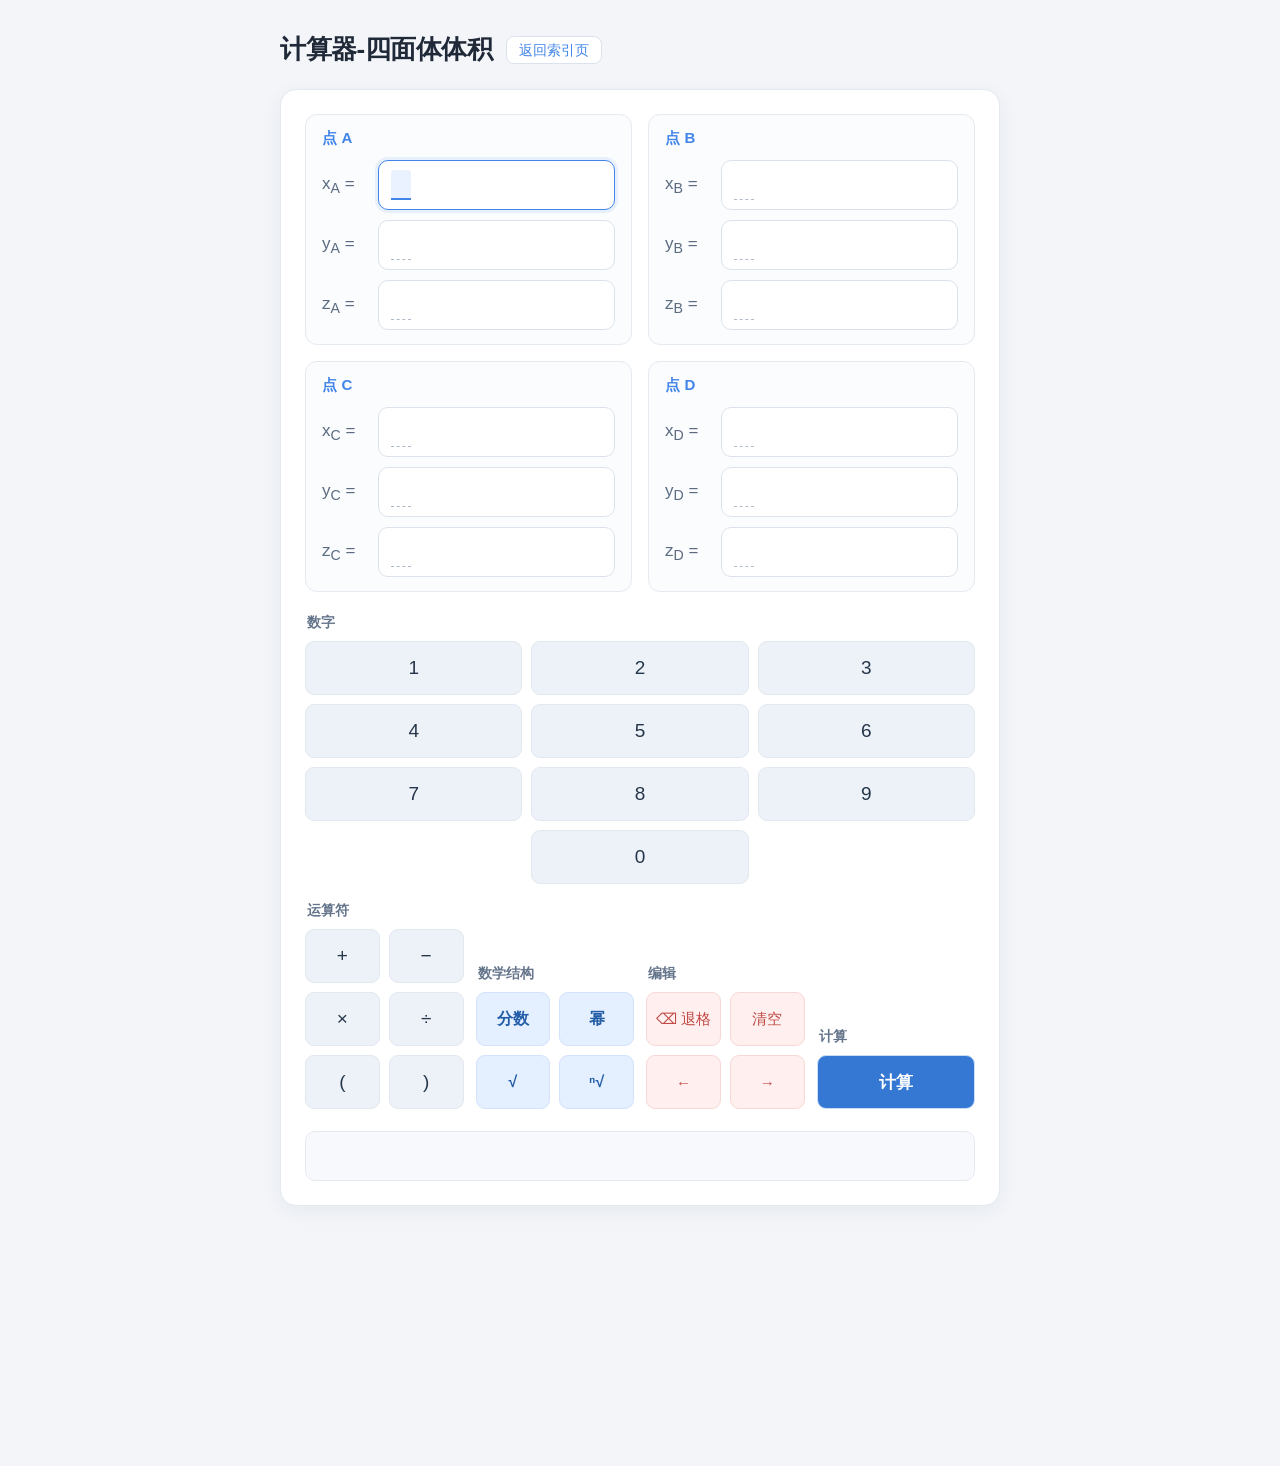
<file: tetrahedron.html>
<!DOCTYPE html>
<html>
<head>
  <title>四面体体积计算器</title>
  <link rel="stylesheet" href="./document/keypad.css">
  <style>
    * { box-sizing: border-box; }

    body {
      font-family: -apple-system, BlinkMacSystemFont, "Segoe UI", Arial, sans-serif;
      max-width: 760px; margin: 0 auto; padding: 32px 20px 260px;
      background: #f3f5f9; color: #202938;
    }

    .page-header { display: flex; align-items: center; gap: 14px; margin: 0 0 22px; }
    .page-header h1 { font-size: 26px; font-weight: 650; margin: 0; letter-spacing: -0.5px; }

    .back-link {
      display: inline-flex; align-items: center; gap: 4px;
      padding: 6px 12px; font-size: 14px; line-height: 1;
      color: #4285e9; background: #ffffff; border: 1px solid #dce2eb;
      border-radius: 8px; text-decoration: none; white-space: nowrap;
      transition: background 0.2s, border-color 0.2s, transform 0.1s;
    }
    .back-link:hover { background: #eaf2ff; border-color: #4285e9; }
    .back-link:active { transform: translateY(1px); }

    #calculator {
      background: #ffffff; padding: 24px; border-radius: 16px;
      border: 1px solid #e5e9f0; box-shadow: 0 5px 20px rgba(30, 50, 80, 0.06);
    }

    /* ---------- 坐标输入区 ---------- */
    .points {
      display: grid; grid-template-columns: 1fr 1fr; gap: 16px;
    }
    .point-card {
      border: 1px solid #e5e9f0; border-radius: 12px;
      padding: 14px 16px; background: #fbfcfe;
    }
    .point-name {
      font-size: 15px; font-weight: 650; color: #4285e9;
      margin-bottom: 12px; letter-spacing: 0.2px;
    }
    .coord-line { display: flex; align-items: center; gap: 10px; }
    .coord-line + .coord-line { margin-top: 10px; }
    .coord-label {
      font-size: 17px; color: #5b6b80; min-width: 46px;
      white-space: nowrap; flex: 0 0 auto;
    }

    /* ---------- 公式编辑器 ---------- */
    .formula-editor {
      min-height: 100px; padding: 18px; background: #fbfcfe;
      border: 1.5px solid #dce2eb; border-radius: 10px;
      font-size: 24px; display: flex; align-items: center; flex-wrap: wrap;
      gap: 4px; overflow-x: auto; transition: border-color 0.2s, box-shadow 0.2s;
    }
    .formula-editor:focus-within {
      border-color: #4285e9; box-shadow: 0 0 0 3px rgba(66, 133, 233, 0.10);
    }
    .formula-editor.mini {
      flex: 1 1 auto; min-width: 0;
      min-height: 50px; padding: 7px 12px; font-size: 21px;
      background: #ffffff;
    }

    .slot {
      min-width: 20px; min-height: 30px; display: inline-block; outline: none;
      border-bottom: 1px dashed #aeb9c9; padding: 0 4px;
      vertical-align: middle; line-height: 28px; white-space: nowrap;
    }
    .slot:focus { background: #eaf2ff; border-bottom: 2px solid #4285e9; border-radius: 3px 3px 0 0; }

    .formula-node { display: inline-flex; align-items: center; vertical-align: middle; flex: 0 0 auto; }

    .fraction {
      display: inline-grid; grid-template-columns: minmax(24px, max-content);
      grid-template-rows: auto 2px auto; align-items: center; justify-items: stretch;
      vertical-align: middle; margin: 2px 4px; min-width: 30px; width: max-content; flex: 0 0 auto;
    }
    .fraction .numerator-wrap, .fraction .denominator-wrap {
      display: inline-flex; align-items: center; justify-content: center;
      gap: 2px; min-width: 24px; min-height: 28px; white-space: nowrap;
    }
    .fraction .numerator, .fraction .denominator {
      display: inline-block; min-width: 24px; min-height: 28px;
      padding: 2px 6px; text-align: center; line-height: 26px;
      white-space: nowrap; border-bottom: none;
    }
    .fraction .bar { display: block; width: 100%; min-width: 24px; height: 1.5px; background: #26364a; }

    .sqrt, .root { display: inline-flex; align-items: center; vertical-align: middle; flex: 0 0 auto; }
    .sqrt-symbol { font-size: 1.15em; line-height: 1; }
    .sqrt > .radicand, .root > .radicand {
      display: inline-block; min-width: 24px; padding: 2px 5px 0;
      white-space: nowrap; border-top: 1.5px solid currentColor; border-radius: 0 4px 0 0;
    }
    .root > .root-index { margin-right: 1px; font-size: 0.7em; line-height: 1; }

    /* ---------- 结果区 ---------- */
    #result {
      margin-top: 22px; padding: 16px; min-height: 50px; background: #f7f9fc;
      border: 1px solid #e5e9f0; border-radius: 10px;
      font-size: 24px; overflow-x: auto;
      display: flex; align-items: center; flex-wrap: wrap; gap: 4px;
    }
    .result-label { font-size: 18px; color: #5b6b80; margin-right: 4px; }
    .result-hint { font-size: 14px; color: #9aa7b8; margin-left: 10px; }
    .result-item {
      display: flex;
      align-items: center;
      flex-wrap: wrap;
      width: 100%;
      min-height: 42px;
      gap: 6px;
      padding: 5px 0;
    }

    .result-label {
      font-size: 17px;
      color: #5b6b80;
      min-width: 150px;
      margin-right: 4px;
    }

    .result-value {
      font-size: 21px;
      display: inline-flex;
      align-items: center;
      flex-wrap: wrap;
      gap: 3px;
    }

    .power { display: inline-flex; align-items: baseline; flex: 0 0 auto; }
    .render-power { display: inline-flex; align-items: baseline; flex: 0 0 auto; }
    .render-exp { font-size: 0.7em; }
    .render-fraction {
      display: inline-grid; grid-template-columns: minmax(24px, max-content);
      grid-template-rows: auto 2px auto; align-items: center; justify-items: stretch;
      vertical-align: middle; margin: 2px 4px; width: max-content;
    }
    .render-num, .render-den {
      display: block; min-width: 24px; text-align: center;
      padding: 2px 6px; line-height: 1.4; white-space: nowrap;
    }
    .render-bar { display: block; width: 100%; height: 1.5px; background: currentColor; }
    .render-sqrt, .render-root { display: inline-flex; align-items: center; vertical-align: middle; flex: 0 0 auto; }
    .render-radicand {
      display: inline-block; min-width: 20px; border-top: 1.5px solid currentColor;
      border-radius: 0 4px 0 0; padding: 2px 5px 0; white-space: nowrap;
    }
    .render-index { font-size: 0.7em; line-height: 1; margin-right: 1px; }

    @media (max-width: 560px) {
      .points { grid-template-columns: 1fr; }
    }
  </style>
</head>
<body>
  <div class="page-header">
    <h1>计算器-四面体体积</h1>
    <a href="index.html" class="back-link">返回索引页</a>
  </div>

  <div id="calculator">
    <div class="points">

      <!-- 点 A -->
      <div class="point-card">
        <div class="point-name">点 A</div>
        <div class="coord-line">
          <span class="coord-label">x<sub>A</sub> =</span>
          <div class="formula-editor mini" data-editor="ax">
            <span class="slot" contenteditable="true"></span>
          </div>
        </div>
        <div class="coord-line">
          <span class="coord-label">y<sub>A</sub> =</span>
          <div class="formula-editor mini" data-editor="ay">
            <span class="slot" contenteditable="true"></span>
          </div>
        </div>
        <div class="coord-line">
          <span class="coord-label">z<sub>A</sub> =</span>
          <div class="formula-editor mini" data-editor="az">
            <span class="slot" contenteditable="true"></span>
          </div>
        </div>
      </div>

      <!-- 点 B -->
      <div class="point-card">
        <div class="point-name">点 B</div>
        <div class="coord-line">
          <span class="coord-label">x<sub>B</sub> =</span>
          <div class="formula-editor mini" data-editor="bx">
            <span class="slot" contenteditable="true"></span>
          </div>
        </div>
        <div class="coord-line">
          <span class="coord-label">y<sub>B</sub> =</span>
          <div class="formula-editor mini" data-editor="by">
            <span class="slot" contenteditable="true"></span>
          </div>
        </div>
        <div class="coord-line">
          <span class="coord-label">z<sub>B</sub> =</span>
          <div class="formula-editor mini" data-editor="bz">
            <span class="slot" contenteditable="true"></span>
          </div>
        </div>
      </div>

      <!-- 点 C -->
      <div class="point-card">
        <div class="point-name">点 C</div>
        <div class="coord-line">
          <span class="coord-label">x<sub>C</sub> =</span>
          <div class="formula-editor mini" data-editor="cx">
            <span class="slot" contenteditable="true"></span>
          </div>
        </div>
        <div class="coord-line">
          <span class="coord-label">y<sub>C</sub> =</span>
          <div class="formula-editor mini" data-editor="cy">
            <span class="slot" contenteditable="true"></span>
          </div>
        </div>
        <div class="coord-line">
          <span class="coord-label">z<sub>C</sub> =</span>
          <div class="formula-editor mini" data-editor="cz">
            <span class="slot" contenteditable="true"></span>
          </div>
        </div>
      </div>

      <!-- 点 D -->
      <div class="point-card">
        <div class="point-name">点 D</div>
        <div class="coord-line">
          <span class="coord-label">x<sub>D</sub> =</span>
          <div class="formula-editor mini" data-editor="dx">
            <span class="slot" contenteditable="true"></span>
          </div>
        </div>
        <div class="coord-line">
          <span class="coord-label">y<sub>D</sub> =</span>
          <div class="formula-editor mini" data-editor="dy">
            <span class="slot" contenteditable="true"></span>
          </div>
        </div>
        <div class="coord-line">
          <span class="coord-label">z<sub>D</sub> =</span>
          <div class="formula-editor mini" data-editor="dz">
            <span class="slot" contenteditable="true"></span>
          </div>
        </div>
      </div>

    </div>

    <div id="keypad" class="keypad">
      <div class="key-group">
        <div class="key-title">数字</div>
        <div class="key-grid number-grid">
          <span class="btn" data-key="1">1</span>
          <span class="btn" data-key="2">2</span>
          <span class="btn" data-key="3">3</span>
          <span class="btn" data-key="4">4</span>
          <span class="btn" data-key="5">5</span>
          <span class="btn" data-key="6">6</span>
          <span class="btn" data-key="7">7</span>
          <span class="btn" data-key="8">8</span>
          <span class="btn" data-key="9">9</span>
          <span class="btn zero-key" data-key="0">0</span>
        </div>
      </div>
      <div class="control-row">
        <div class="key-group">
          <div class="key-title">运算符</div>
          <div class="key-grid operator-grid">
            <span class="btn" data-key="+">+</span>
            <span class="btn" data-key="-">−</span>
            <span class="btn" data-key="*">×</span>
            <span class="btn" data-key="/">÷</span>
            <span class="btn" data-key="(">(</span>
            <span class="btn" data-key=")">)</span>
          </div>
        </div>
        <div class="key-group">
          <div class="key-title">数学结构</div>
          <div class="key-grid structure-grid">
            <span class="btn" data-action="frac">分数</span>
            <span class="btn" data-action="pow">幂</span>
            <span class="btn" data-action="sqrt">√</span>
            <span class="btn" data-action="root">ⁿ√</span>
          </div>
        </div>
        <div class="key-group">
          <div class="key-title">编辑</div>
          <div class="key-grid edit-grid">
            <span class="btn" data-action="backspace">⌫ 退格</span>
            <span class="btn" data-action="clear">清空</span>
            <span class="btn cursor-btn" data-action="cursor-left">←</span>
            <span class="btn cursor-btn" data-action="cursor-right">→</span>
          </div>
        </div>
        <div class="key-group simplify-group">
          <div class="key-title">计算</div>
          <button id="simplify-btn">计算</button>
        </div>
      </div>
    </div>

    <div id="result"></div>
  </div>

  <script src="./document/monomial.js"></script>
  <script>
    // ==================== 公式编辑器逻辑 ====================
    let currentSlot = null;
    let savedRange = null;

    // 找到某个节点所属的编辑框
    function editorOf(node) {
      if (!node) return null;
      const el = (node.nodeType === Node.ELEMENT_NODE) ? node : node.parentElement;
      return el ? el.closest('.formula-editor') : null;
    }

    function saveEditorSelection() {
      const sel = window.getSelection();
      if (!sel || sel.rangeCount === 0) return;
      const range = sel.getRangeAt(0);
      if (editorOf(range.commonAncestorContainer)) {
        savedRange = range.cloneRange();
      }
    }

    function getActiveSlot() {
      const ae = document.activeElement;
      if (ae && ae.classList && ae.classList.contains('slot') && document.contains(ae)) {
        currentSlot = ae;
        return currentSlot;
      }
      if (currentSlot && document.contains(currentSlot)) return currentSlot;
      currentSlot = document.querySelector('.formula-editor .slot');
      return currentSlot;
    }

    function placeCaret(el, atEnd) {
      if (!el) return;
      el.focus();
      const range = document.createRange();
      range.selectNodeContents(el);
      range.collapse(!atEnd);
      const sel = window.getSelection();
      sel.removeAllRanges();
      sel.addRange(range);
      currentSlot = el;
      savedRange = range.cloneRange();
    }

    function placeCaretAtEnd(el) { placeCaret(el, true); }
    function placeCaretAtStart(el) { placeCaret(el, false); }

    function isCaretAtStart(slot) {
      const sel = window.getSelection();
      if (!sel || sel.rangeCount === 0 || !sel.isCollapsed) return false;
      const r = sel.getRangeAt(0);
      if (!slot.contains(r.startContainer)) return false;
      const probe = document.createRange();
      probe.selectNodeContents(slot);
      try { probe.setEnd(r.startContainer, r.startOffset); }
      catch (err) { return false; }
      return probe.toString().length === 0;
    }

    function isCaretAtEnd(slot) {
      const sel = window.getSelection();
      if (!sel || sel.rangeCount === 0 || !sel.isCollapsed) return false;
      const r = sel.getRangeAt(0);
      if (!slot.contains(r.startContainer)) return false;
      const probe = document.createRange();
      probe.selectNodeContents(slot);
      try { probe.setStart(r.startContainer, r.startOffset); }
      catch (err) { return false; }
      return probe.toString().length === 0;
    }

    function setSlotText(slot, text) {
      if (!slot) return;
      slot.focus();
      const sel = window.getSelection();
      let range = savedRange ? savedRange.cloneRange() : null;
      const isInsideSlot = range &&
        (range.startContainer === slot || slot.contains(range.startContainer)) &&
        (range.endContainer === slot || slot.contains(range.endContainer));
      if (!isInsideSlot) {
        range = document.createRange();
        range.selectNodeContents(slot);
        range.collapse(false);
      }
      range.deleteContents();
      const node = document.createTextNode(text);
      range.insertNode(node);
      range.setStartAfter(node);
      range.collapse(true);
      sel.removeAllRanges();
      sel.addRange(range);
      savedRange = range.cloneRange();
      currentSlot = slot;
    }

    // ==================== 工具函数 ====================
    function createSlot() {
      const s = document.createElement('span');
      s.className = 'slot';
      s.contentEditable = 'true';
      return s;
    }

    // ==================== 焦点跟踪 ====================
    document.addEventListener('focusin', (e) => {
      if (e.target.classList && e.target.classList.contains('slot')) {
        currentSlot = e.target;
      }
    });

    // 点击编辑框空白处，聚焦到第一个槽位
    document.querySelectorAll('.formula-editor').forEach((ed) => {
      ed.addEventListener('click', (e) => {
        if (e.target === ed) {
          const firstSlot = ed.querySelector('.slot');
          if (firstSlot) placeCaretAtEnd(firstSlot);
        }
      });
    });

    document.getElementById('keypad').addEventListener('mousedown', (e) => {
      const btn = e.target.closest('.btn');
      if (!btn) return;
      saveEditorSelection();
      e.preventDefault();
    });

    document.getElementById('keypad').addEventListener('click', (e) => {
      const btn = e.target.closest('.btn');
      if (!btn) return;
      if (btn.dataset.key !== undefined) {
        insertText(btn.dataset.key);
      } else if (btn.dataset.action === 'frac') {
        insertFraction();
      } else if (btn.dataset.action === 'pow') {
        insertPower();
      } else if (btn.dataset.action === 'sqrt') {
        insertSqrt();
      } else if (btn.dataset.action === 'root') {
        insertRoot();
      } else if (btn.dataset.action === 'backspace') {
        backspace();
      } else if (btn.dataset.action === 'clear') {
        clearEditor();
      } else if (btn.dataset.action === 'cursor-left') {
        moveCaret('left');
      } else if (btn.dataset.action === 'cursor-right') {
        moveCaret('right');
      }
    });

    // ==================== 输入文本 ====================
    function insertText(text) {
      const slot = getActiveSlot();
      if (!slot) return;
      setSlotText(slot, text);
    }

    // ==================== 数学结构插入（通用） ====================
    function insertStructure(opts) {
      const slot = getActiveSlot();
      if (!slot) return;

      const wrapper = document.createElement('span');
      wrapper.className = 'formula-node';
      wrapper.contentEditable = 'false';
      wrapper.innerHTML = opts.html;

      const focusSlot = wrapper.querySelector(opts.focusSelector);

      const afterSlot = createSlot();
      slot.parentNode.insertBefore(wrapper, slot.nextSibling);
      slot.parentNode.insertBefore(afterSlot, wrapper.nextSibling);

      placeCaretAtEnd(focusSlot);
    }

    function insertFraction() {
      insertStructure({
        html: `
          <span class="fraction">
            <span class="numerator-wrap"><span class="slot numerator" contenteditable="true"></span></span>
            <span class="bar"></span>
            <span class="denominator-wrap"><span class="slot denominator" contenteditable="true"></span></span>
          </span>
        `,
        focusSelector: '.numerator'
      });
    }

    function insertPower() {
      insertStructure({
        html: `
          <span class="power">
            <span class="slot base" contenteditable="true"></span>
            <sup class="slot exponent" contenteditable="true"></sup>
          </span>
        `,
        focusSelector: '.exponent'
      });
    }

    function insertSqrt() {
      insertStructure({
        html: `
          <span class="sqrt">
            <span class="sqrt-symbol">√</span>
            <span class="slot radicand" contenteditable="true"></span>
          </span>
        `,
        focusSelector: '.radicand'
      });
    }

    function insertRoot() {
      insertStructure({
        html: `
          <span class="root">
            <sup class="slot root-index" contenteditable="true"></sup>
            <span class="sqrt-symbol">√</span>
            <span class="slot radicand" contenteditable="true"></span>
          </span>
        `,
        focusSelector: '.root-index'
      });
    }

    // ==================== 退格 ====================
    function slotIsEmpty(slot) {
      return slot.textContent.trim() === '' && !slot.querySelector('.formula-node');
    }

    function removeStructure(wrapper) {
      const parent = wrapper.parentNode;
      const next = wrapper.nextElementSibling;
      wrapper.remove();
      if (next && next.classList && next.classList.contains('slot')) {
        placeCaretAtStart(next);
      } else if (parent && parent.classList && parent.classList.contains('slot')) {
        placeCaretAtEnd(parent);
      } else if (parent && parent.querySelector) {
        const s = parent.querySelector('.slot');
        if (s) placeCaretAtEnd(s);
      }
      saveEditorSelection();
    }

    function backspace() {
      const slot = getActiveSlot();
      if (!slot) return;
      slot.focus();

      if (slotIsEmpty(slot)) {
        const wrapper = slot.closest('.formula-node');
        if (wrapper) {
          removeStructure(wrapper);
          return;
        }
        return;
      }

      const sel = window.getSelection();
      if (!sel || sel.rangeCount === 0) {
        placeCaretAtEnd(slot);
      }
      document.execCommand('delete');
      saveEditorSelection();
    }

    // 只清空当前所在的那个编辑框
    function clearEditor() {
      const slot = getActiveSlot();
      const editor = slot ? slot.closest('.formula-editor') : null;
      if (!editor) return;
      editor.innerHTML = '<span class="slot" contenteditable="true"></span>';
      currentSlot = editor.querySelector('.slot');
      placeCaretAtEnd(currentSlot);
    }

    // ==================== 隐式乘法判定 ====================
    function isStructureNode(node) {
      if (!node || node.nodeType !== Node.ELEMENT_NODE) return false;
      const cls = node.classList;
      if (cls.contains('fraction') || cls.contains('sqrt') ||
          cls.contains('root') || cls.contains('power')) return true;
      if (cls.contains('formula-node')) {
        return Array.from(node.children).some(c => isStructureNode(c));
      }
      return false;
    }

    function shouldInsertMul(leftText, rightText, leftIsStruct, rightIsStruct) {
      if (!leftText || !rightText) return false;
      const leftLast = leftText[leftText.length - 1];
      const rightFirst = rightText[0];
      const isDigit = c => c >= '0' && c <= '9';
      const isLetter = c => /[a-zA-Z]/.test(c);

      const leftOk = leftIsStruct || isDigit(leftLast) || isLetter(leftLast) || leftLast === ')';
      if (!leftOk) return false;

      const rightOk = rightIsStruct || isDigit(rightFirst) || isLetter(rightFirst) ||
                      rightFirst === '(' || rightFirst === '√';
      if (!rightOk) return false;

      if (!leftIsStruct && !rightIsStruct && isDigit(leftLast) && isDigit(rightFirst)) {
        return false;
      }

      return true;
    }

    // ==================== 导出公式（带隐式乘法） ====================
    function exportFormula(node) {
      if (!node) return '';
      if (node.nodeType === Node.TEXT_NODE) {
        return node.textContent;
      }
      if (node.nodeType !== Node.ELEMENT_NODE) {
        return '';
      }
      if (node.classList.contains('slot')) {
        return exportChildrenWithMul(node.childNodes).trim();
      }
      if (node.classList.contains('fraction')) {
        const children = Array.from(node.children);
        const barIndex = children.findIndex(child => child.classList.contains('bar'));
        if (barIndex === -1) return '';
        const num = exportChildrenWithMul(children.slice(0, barIndex));
        const den = exportChildrenWithMul(children.slice(barIndex + 1));
        return Monomial.formatFraction(num, den);
      }
      if (node.classList.contains('power')) {
        const children = Array.from(node.children);
        const expNode = children.find(child => child.classList.contains('exponent'));
        const baseNodes = children.filter(child => child !== expNode);
        const base = exportChildrenWithMul(baseNodes);
        const exp = exportFormula(expNode);
        return Monomial.formatPower(base, exp);
      }
      if (node.classList.contains('sqrt')) {
        const children = Array.from(node.children);
        const radicandNodes = children.filter(child => !child.classList.contains('sqrt-symbol'));
        const radicand = exportChildrenWithMul(radicandNodes);
        return Monomial.formatSqrt(radicand);
      }
      if (node.classList.contains('root')) {
        const children = Array.from(node.children);
        const symbolIndex = children.findIndex(child => child.classList.contains('sqrt-symbol'));
        if (symbolIndex === -1) return '';
        const index = exportChildrenWithMul(children.slice(0, symbolIndex));
        const radicand = exportChildrenWithMul(children.slice(symbolIndex + 1));
        return Monomial.formatRoot(index, radicand);
      }
      return exportChildrenWithMul(node.childNodes);
    }

    function exportChildrenWithMul(nodes) {
      let result = '';
      let prevIsStruct = false;
      for (const child of nodes) {
        const text = exportFormula(child);
        if (!text) continue;
        const curIsStruct = isStructureNode(child);
        if (result && shouldInsertMul(result, text, prevIsStruct, curIsStruct)) {
          result += '*';
        }
        result += text;
        prevIsStruct = curIsStruct;
      }
      return result;
    }

    // ==================== 输出公式渲染 ====================
    function renderFormula(expr) {
      expr = (expr || '').trim();
      if (!expr) return document.createTextNode('');

      const addSub = Monomial.splitTopLevel(expr, ['+', '-']);
      if (addSub.length > 1) {
        const frag = document.createDocumentFragment();
        for (const part of addSub) {
          if (part.op === '+') frag.appendChild(document.createTextNode(' + '));
          else if (part.op === '-') frag.appendChild(document.createTextNode(' − '));
          frag.appendChild(renderFormula(part.value));
        }
        return frag;
      }

      if (expr.startsWith('-')) {
        const frag = document.createDocumentFragment();
        frag.appendChild(document.createTextNode('−'));
        frag.appendChild(renderFormula(expr.substring(1).trim()));
        return frag;
      }

      const ast = Monomial.parseValueString(expr);

      switch (ast.type) {
        case 'fraction': {
          if (ast.denominator === '1') return renderFormula(ast.numerator);
          const frac = document.createElement('span');
          frac.className = 'render-fraction';
          const num = document.createElement('span');
          num.className = 'render-num';
          num.appendChild(renderFormula(ast.numerator));
          const bar = document.createElement('span');
          bar.className = 'render-bar';
          const den = document.createElement('span');
          den.className = 'render-den';
          den.appendChild(renderFormula(ast.denominator));
          frac.appendChild(num);
          frac.appendChild(bar);
          frac.appendChild(den);
          return frac;
        }
        case 'power': {
          const power = document.createElement('span');
          power.className = 'render-power';
          const base = document.createElement('span');
          base.className = 'render-base';
          base.appendChild(renderFormula(ast.base));
          const exp = document.createElement('sup');
          exp.className = 'render-exp';
          exp.appendChild(renderFormula(ast.exponent));
          power.appendChild(base);
          power.appendChild(exp);
          return power;
        }
        case 'radical': {
          const wrap = document.createElement('span');
          wrap.className = 'render-root';
          if (ast.coef === -1) {
            wrap.appendChild(document.createTextNode('-'));
          } else if (ast.coef !== 1) {
            const coefSpan = document.createElement('span');
            coefSpan.textContent = ast.coef;
            wrap.appendChild(coefSpan);
          }
          if (ast.index !== 2) {
            const idx = document.createElement('sup');
            idx.className = 'render-index';
            idx.textContent = ast.index;
            wrap.appendChild(idx);
          }
          wrap.appendChild(document.createTextNode('√'));
          const rad = document.createElement('span');
          rad.className = 'render-radicand';
          rad.appendChild(renderFormula(ast.radicand));
          wrap.appendChild(rad);
          return wrap;
        }
        case 'sqrt': {
          const sqrt = document.createElement('span');
          sqrt.className = 'render-sqrt';
          sqrt.appendChild(document.createTextNode('√'));
          const radicand = document.createElement('span');
          radicand.className = 'render-radicand';
          radicand.appendChild(renderFormula(ast.radicand));
          sqrt.appendChild(radicand);
          return sqrt;
        }
        case 'root': {
          const root = document.createElement('span');
          root.className = 'render-root';
          const index = document.createElement('sup');
          index.className = 'render-index';
          index.appendChild(renderFormula(ast.index));
          root.appendChild(index);
          root.appendChild(document.createTextNode('√'));
          const radicand = document.createElement('span');
          radicand.className = 'render-radicand';
          radicand.appendChild(renderFormula(ast.radicand));
          root.appendChild(radicand);
          return root;
        }
        default:
          return document.createTextNode(ast.value);
      }
    }

    function safeRender(expr) {
      try {
        return renderFormula(expr);
      } catch (err) {
        console.error(err);
        const span = document.createElement('span');
        span.textContent = expr;
        return span;
      }
    }

    // ==================== 读取四个输入框 ====================
    function getEditor(name) {
      return document.querySelector('.formula-editor[data-editor="' + name + '"]');
    }

    function readCoord(name) {
      const ed = getEditor(name);
      if (!ed) return '';
      return exportFormula(ed).trim();
    }

    // 把一段表达式化简成规范字符串；空输入按 0 处理
    function normalizeExpr(expr) {
      const s = (expr || '').trim();
      if (!s) return '0';
      try {
        const r = Monomial.simplifyExpression(s);
        const rs = (r === undefined || r === null) ? '' : String(r).trim();
        return rs || s;
      } catch (err) {
        console.warn('坐标化简失败，按原样使用：', s, err);
        return s;
      }
    }

    // ==================== 表达式转数值 ====================

    function evaluateExpression(expression) {
        const tokens = expression.match(
            /\s+|(?:\d+(?:\.\d*)?|\.\d+)(?:e[+-]?\d+)?|[a-zA-Z_]+|[()+\-*/^,]/gi
        ) || [];

        const ts = tokens.filter(t => !/^\s+$/.test(t));
        let pos = 0;

        function peek() {
            return ts[pos];
        }

        function consume() {
            return ts[pos++];
        }

        function expect(value) {
            if (consume() !== value) {
                throw new Error("表达式格式错误");
            }
        }

        function primary() {
            const token = consume();

            if (!token) {
                throw new Error("表达式不完整");
            }

            // 数字
            if (/^(?:\d+(?:\.\d*)?|\.\d+)(?:e[+-]?\d+)?$/i.test(token)) {
                return Number(token);
            }

            // 括号
            if (token === '(') {
                const value = addSub();
                expect(')');
                return value;
            }

            // 函数：d(a,b)、root(n,x)、sqrt(x)
            if (/^[a-zA-Z_]+$/.test(token)) {
                const name = token.toLowerCase();

                expect('(');

                const a = addSub();

                let b = null;

                if (peek() === ',') {
                    consume();
                    b = addSub();
                }

                expect(')');

                if (name === 'd') {
                    if (b === null || b === 0) {
                        throw new Error("分母不能为零");
                    }
                    return a / b;
                }

                if (name === 'sqrt') {
                    if (a < 0) throw new Error("负数不能开平方");
                    return Math.sqrt(a);
                }

                if (name === 'root') {
                    if (b === null || a === 0) {
                        throw new Error("根式格式错误");
                    }

                    if (b < 0 && Number.isInteger(a) && Math.abs(a % 2) === 1) {
                        return -Math.pow(-b, 1 / a);
                    }

                    if (b < 0) {
                        throw new Error("根式没有实数值");
                    }

                    return Math.pow(b, 1 / a);
                }

                throw new Error("不支持的函数：" + name);
            }

            throw new Error("无法识别表达式：" + token);
        }

        function power() {
            let value = primary();

            if (peek() === '^') {
                consume();
                value = Math.pow(value, unary());
            }

            return value;
        }

        function unary() {
            if (peek() === '+') {
                consume();
                return unary();
            }

            if (peek() === '-') {
                consume();
                return -unary();
            }

            return power();
        }

        function mulDiv() {
            let value = unary();

            while (peek() === '*' || peek() === '/') {
                const op = consume();
                const next = unary();

                value = op === '*' ? value * next : value / next;
            }

            return value;
        }

        function addSub() {
            let value = mulDiv();

            while (peek() === '+' || peek() === '-') {
                const op = consume();
                const next = mulDiv();

                value = op === '+' ? value + next : value - next;
            }

            return value;
        }

        const result = addSub();

        if (pos !== ts.length || !Number.isFinite(result)) {
            throw new Error("表达式无法得到有限实数");
        }

        return result;
    }


    // ==================== 空间向量工具 ====================

    // 向量相减
    function vecSub(a, b) {
        return [
            a[0] - b[0],
            a[1] - b[1],
            a[2] - b[2]
        ];
    }

    // 向量点积
    function dot(a, b) {
        return a[0] * b[0] +
              a[1] * b[1] +
              a[2] * b[2];
    }

    // 向量叉积
    function cross(a, b) {
        return [
            a[1] * b[2] - a[2] * b[1],
            a[2] * b[0] - a[0] * b[2],
            a[0] * b[1] - a[1] * b[0]
        ];
    }

    // 向量长度
    function norm(a) {
        return Math.sqrt(dot(a, a));
    }

    // 三角形面积
    function triangleArea(a, b, c) {
        return norm(cross(vecSub(b, a), vecSub(c, a))) / 2;
    }


    // ==================== 三元一次方程组求解 ====================

    function solveLinear3(matrix, rhs) {

        const m = matrix.map((row, i) => [...row, rhs[i]]);

        for (let i = 0; i < 3; i++) {

            // 选择主元
            let pivot = i;

            for (let j = i + 1; j < 3; j++) {
                if (Math.abs(m[j][i]) > Math.abs(m[pivot][i])) {
                    pivot = j;
                }
            }

            if (Math.abs(m[pivot][i]) < 1e-12) {
                throw new Error("四个顶点共面，无法确定唯一的外接球");
            }

            [m[i], m[pivot]] = [m[pivot], m[i]];

            // 主元归一化
            const divisor = m[i][i];

            for (let j = i; j < 4; j++) {
                m[i][j] /= divisor;
            }

            // 消元
            for (let k = 0; k < 3; k++) {

                if (k === i) continue;

                const factor = m[k][i];

                for (let j = i; j < 4; j++) {
                    m[k][j] -= factor * m[i][j];
                }
            }
        }

        return [m[0][3], m[1][3], m[2][3]];
    }


    // ==================== 结果显示工具 ====================

    function formatNumber(value) {
        if (Math.abs(value) < 1e-12) return "0";

        return Number(value.toPrecision(10)).toString();
    }

    function addResult(labelText, valueText) {

        const resultDiv = document.getElementById('result');

        const item = document.createElement('div');
        item.className = 'result-item';

        const label = document.createElement('span');
        label.className = 'result-label';
        label.textContent = labelText;

        const value = document.createElement('span');
        value.className = 'result-value';
        value.textContent = valueText;

        item.appendChild(label);
        item.appendChild(value);

        resultDiv.appendChild(item);
    }

    // ==================== 四面体综合计算 ====================

    function computeVolume() {

        const resultDiv = document.getElementById('result');
        resultDiv.innerHTML = '';

        try {

            // 读取并计算四个顶点坐标
            function readPoint(name) {
                return [
                    evaluateExpression(normalizeExpr(readCoord(name + 'x'))),
                    evaluateExpression(normalizeExpr(readCoord(name + 'y'))),
                    evaluateExpression(normalizeExpr(readCoord(name + 'z')))
                ];
            }

            const A = readPoint('a');
            const B = readPoint('b');
            const C = readPoint('c');
            const D = readPoint('d');

            const points = [A, B, C, D];

            // 构造向量
            const AB = vecSub(B, A);
            const AC = vecSub(C, A);
            const AD = vecSub(D, A);

            // ==================== 体积 ====================

            const determinant = dot(AB, cross(AC, AD));

            const V = Math.abs(determinant) / 6;

            if (V < 1e-12) {
                throw new Error("四面体退化，四个顶点可能共面");
            }

            // ==================== 外接球球心 ====================

            // 设 O = A + u
            // 由 |O-A|² = |O-B|² 等可得：
            // 2AB·u = |AB|²
            // 2AC·u = |AC|²
            // 2AD·u = |AD|²

            const matrix = [
                AB.map(x => 2 * x),
                AC.map(x => 2 * x),
                AD.map(x => 2 * x)
            ];

            const rhs = [
                dot(AB, AB),
                dot(AC, AC),
                dot(AD, AD)
            ];

            const u = solveLinear3(matrix, rhs);

            const O = [
                A[0] + u[0],
                A[1] + u[1],
                A[2] + u[2]
            ];

            // 外接球半径
            const R = norm(u);

            // ==================== 四个面的面积 ====================

            // S_A 表示顶点 A 的对面 BCD 的面积

            const SA = triangleArea(B, C, D);
            const SB = triangleArea(A, C, D);
            const SC = triangleArea(A, B, D);
            const SD = triangleArea(A, B, C);

            const S = SA + SB + SC + SD;

            if (S < 1e-12) {
                throw new Error("四面体表面积异常");
            }

            // ==================== 内切球球心 ====================

            // 内心为四个顶点按照对面面积加权的重心

            const I = [
                (SA * A[0] + SB * B[0] +
                SC * C[0] + SD * D[0]) / S,

                (SA * A[1] + SB * B[1] +
                SC * C[1] + SD * D[1]) / S,

                (SA * A[2] + SB * B[2] +
                SC * C[2] + SD * D[2]) / S
            ];

            // 内切球半径
            const r = 3 * V / S;

            // ==================== 输出结果 ====================

            addResult('四面体体积 V =',
                formatNumber(V));

            addResult('外接球球心 O =',
                '(' + O.map(formatNumber).join(', ') + ')');

            addResult('外接球半径 R =',
                formatNumber(R));

            addResult('内切球球心 I =',
                '(' + I.map(formatNumber).join(', ') + ')');

            addResult('内切球半径 r =',
                formatNumber(r));

        } catch (err) {

            console.error(err);

            const error = document.createElement('div');
            error.className = 'result-item';
            error.style.color = '#d9534f';
            error.textContent = '计算错误：' + err.message;

            resultDiv.appendChild(error);
        }
    }

    // ==================== 键盘导航 ====================
    function getAllSlots() {
      const slot = getActiveSlot();
      const editor = slot ? slot.closest('.formula-editor') : null;
      if (!editor) return [];
      return Array.from(editor.querySelectorAll('.slot')).filter(s => s.isContentEditable);
    }

    document.addEventListener('keydown', (e) => {
      if (e.ctrlKey || e.metaKey || e.altKey) return;

      const ae = document.activeElement;
      if (!ae || !ae.classList || !ae.classList.contains('slot')) return;

      const key = e.key;
      if (key !== 'ArrowLeft' && key !== 'ArrowRight' && key !== 'Home' && key !== 'End') return;

      const slot = ae;
      const slots = getAllSlots();
      const idx = slots.indexOf(slot);
      if (idx === -1) return;

      if (key === 'ArrowLeft' && isCaretAtStart(slot)) {
        if (idx > 0) {
          e.preventDefault();
          placeCaretAtEnd(slots[idx - 1]);
        }
      } else if (key === 'ArrowRight' && isCaretAtEnd(slot)) {
        if (idx < slots.length - 1) {
          e.preventDefault();
          placeCaretAtStart(slots[idx + 1]);
        }
      } else if (key === 'Home') {
        e.preventDefault();
        placeCaretAtStart(slots[0]);
      } else if (key === 'End') {
        e.preventDefault();
        placeCaretAtEnd(slots[slots.length - 1]);
      }
    });

    // ==================== 光标移动 ====================
    function moveCaret(direction) {
      const slot = getActiveSlot();
      if (!slot) return;

      slot.focus();

      const sel = window.getSelection();
      if (!sel || sel.rangeCount === 0) {
        placeCaretAtEnd(slot);
        return;
      }

      const slots = getAllSlots();
      const idx = slots.indexOf(slot);

      if (direction === 'left' && isCaretAtStart(slot)) {
        if (idx > 0) placeCaretAtEnd(slots[idx - 1]);
        return;
      }
      if (direction === 'right' && isCaretAtEnd(slot)) {
        if (idx !== -1 && idx < slots.length - 1) placeCaretAtStart(slots[idx + 1]);
        return;
      }

      if (typeof sel.modify === 'function') {
        sel.modify('move', direction === 'left' ? 'backward' : 'forward', 'character');
      } else {
        if (direction === 'left') placeCaretAtStart(slot);
        else placeCaretAtEnd(slot);
      }
      saveEditorSelection();
    }

    // ==================== 初始化 ====================
    window.onload = function () {
      currentSlot = document.querySelector('.formula-editor .slot');
      if (currentSlot) currentSlot.focus();
    };

    document.getElementById('simplify-btn').addEventListener('click', computeVolume);
  </script>
</body>
</html>
</file>
<file: document/keypad.css>
/* ==================== 键盘整体 ==================== */

.keypad {
  display: flex;
  flex-direction: column;
  gap: 18px;
  margin-top: 22px;
}

/* 运算符、数学结构、编辑、化简横向排列 */
.control-row {
  display: grid;
  grid-template-columns: repeat(4, minmax(0, 1fr));
  gap: 12px;
  align-items: end;
}

.control-row .key-group {
  min-width: 0;
}

/* 控制区内按键 */
.control-row .key-grid {
  grid-template-columns: repeat(2, minmax(0, 1fr));
}

#simplify-btn {
  width: 100%;
  min-height: 54px;
  padding: 8px 4px;
  margin: 0;
  border: 1px solid #c9ddfa;
  border-radius: 9px;
  background: #3478d4;
  color: white;
  font-size: 17px;
  font-weight: 600;
  cursor: pointer;
}

#simplify-btn:hover {
  background: #2868bd;
}

#simplify-btn:active {
  transform: scale(0.96);
}

/* 功能分区 */
.key-group {
  display: flex;
  flex-direction: column;
  gap: 9px;
}

/* 分区标题 */
.key-title {
  font-size: 14px;
  font-weight: 600;
  color: #64748b;
  padding-left: 2px;
}

/* 按键网格 */
.key-grid {
  display: grid;
  gap: 9px;
}

/* 数字区 */
.number-grid {
  grid-template-columns: repeat(3, minmax(0, 1fr));
}

.zero-key {
  grid-column: 2;
}

/* 数字 + 参数（a、b、h）并排：五个计算器页面共用 */
.number-param-row {
  display: grid;
  grid-template-columns: minmax(0, 1fr) auto;
  gap: 12px;
  align-items: start;
}

/* 参数区：a、b、h 三个按键 */
.param-grid {
  grid-template-columns: repeat(3, minmax(0, 1fr));
}

/* 运算符 */
.operator-grid {
  grid-template-columns: repeat(4, minmax(0, 1fr));
}

/* 数学结构 */
.structure-grid {
  grid-template-columns: repeat(4, minmax(0, 1fr));
}

/* 编辑区 */
.edit-grid {
  grid-template-columns: repeat(2, minmax(0, 1fr));
}

/* 通用按键 */
.keypad .btn {
  display: flex;
  justify-content: center;
  align-items: center;
  min-width: 0;
  min-height: 54px;
  padding: 8px 4px;

  background: #edf2f8;
  color: #26364a;
  border: 1px solid #e2e8f0;
  border-radius: 9px;

  font-size: 19px;
  font-weight: 500;

  cursor: pointer;
  user-select: none;
  -webkit-user-select: none;
  -webkit-tap-highlight-color: transparent;

  transition: background 0.12s, transform 0.12s;
}

/* 悬停和按下 */
.keypad .btn:hover {
  background: #dce8f7;
}

.keypad .btn:active {
  background: #cbdcf2;
  transform: scale(0.96);
}

/* 数学结构按键 */
.structure-grid .btn {
  background: #e4efff;
  color: #245da7;
  border-color: #d3e3fb;
  font-size: 16px;
  font-weight: 600;
}

/* 编辑按键 */
.edit-grid .btn {
  background: #fff0ef;
  color: #c04a45;
  border-color: #f6d9d6;
  font-size: 15px;
}

/* 参数按键（a、b、h）：放在通用 .keypad .btn 之后，
   否则同优先级下会被通用按键的背景色盖掉 */
.param-grid .btn {
  min-width: 54px;
  background: #e8f6ee;
  color: #1d7a4b;
  border-color: #d2ebdd;
  font-family: Georgia, "Times New Roman", serif;
  font-style: italic;
  font-size: 21px;
}

.param-grid .btn:hover {
  background: #d6efe1;
}

/* ==================== 手机适配 ==================== */

@media (max-width: 500px) {
  .keypad {
    gap: 16px;
  }

  .number-param-row {
    grid-template-columns: minmax(0, 1fr);
  }

  .key-grid {
    gap: 7px;
  }

  .keypad .btn {
    min-height: 52px;
    font-size: 18px;
  }

  .structure-grid .btn,
  .edit-grid .btn {
    font-size: 15px;
  }

  /* 参数键保持自己的字号（不要被上面的 .keypad .btn 覆盖） */
  .param-grid .btn {
    font-size: 21px;
  }

  .control-row {
    grid-template-columns: repeat(2, minmax(0, 1fr));
    gap: 12px;
  }

  .control-row .key-group {
    min-width: 0;
  }

  #simplify-btn {
    min-height: 52px;
    font-size: 16px;
  }
}
</file>
